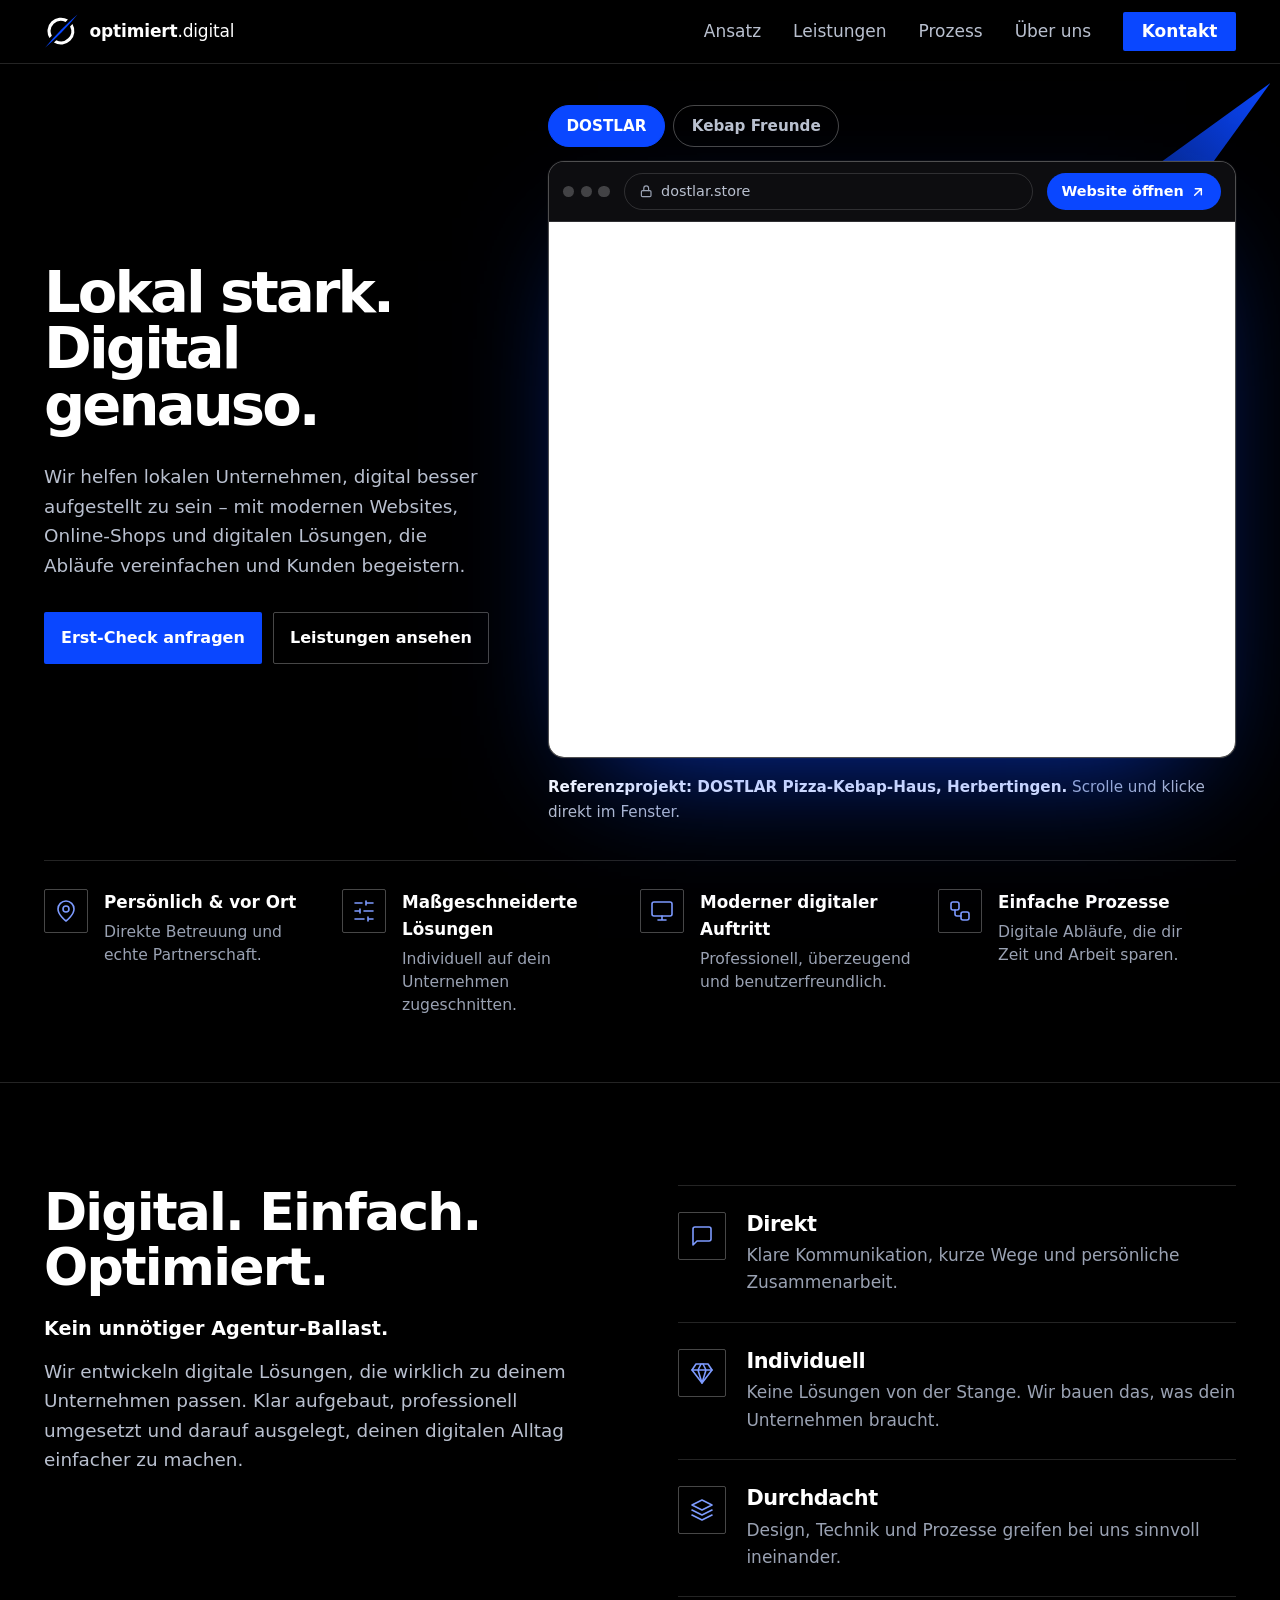
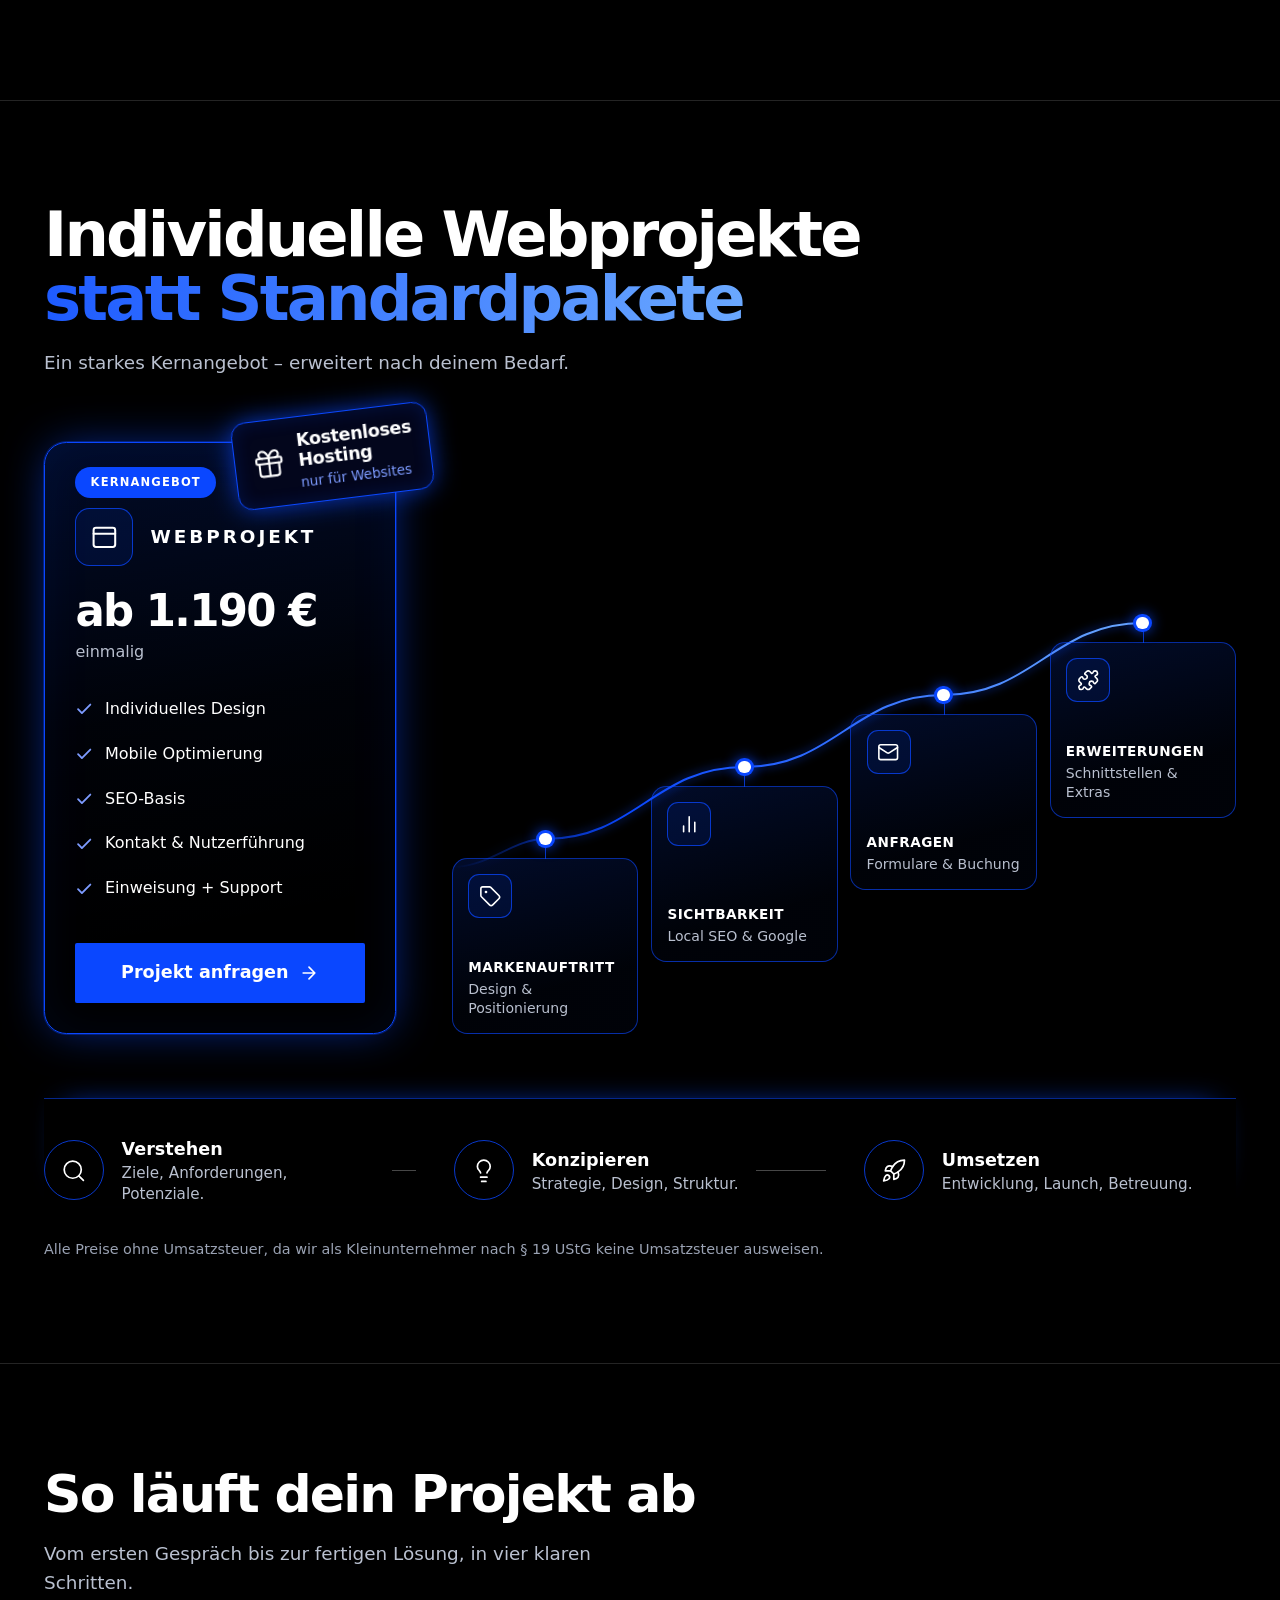
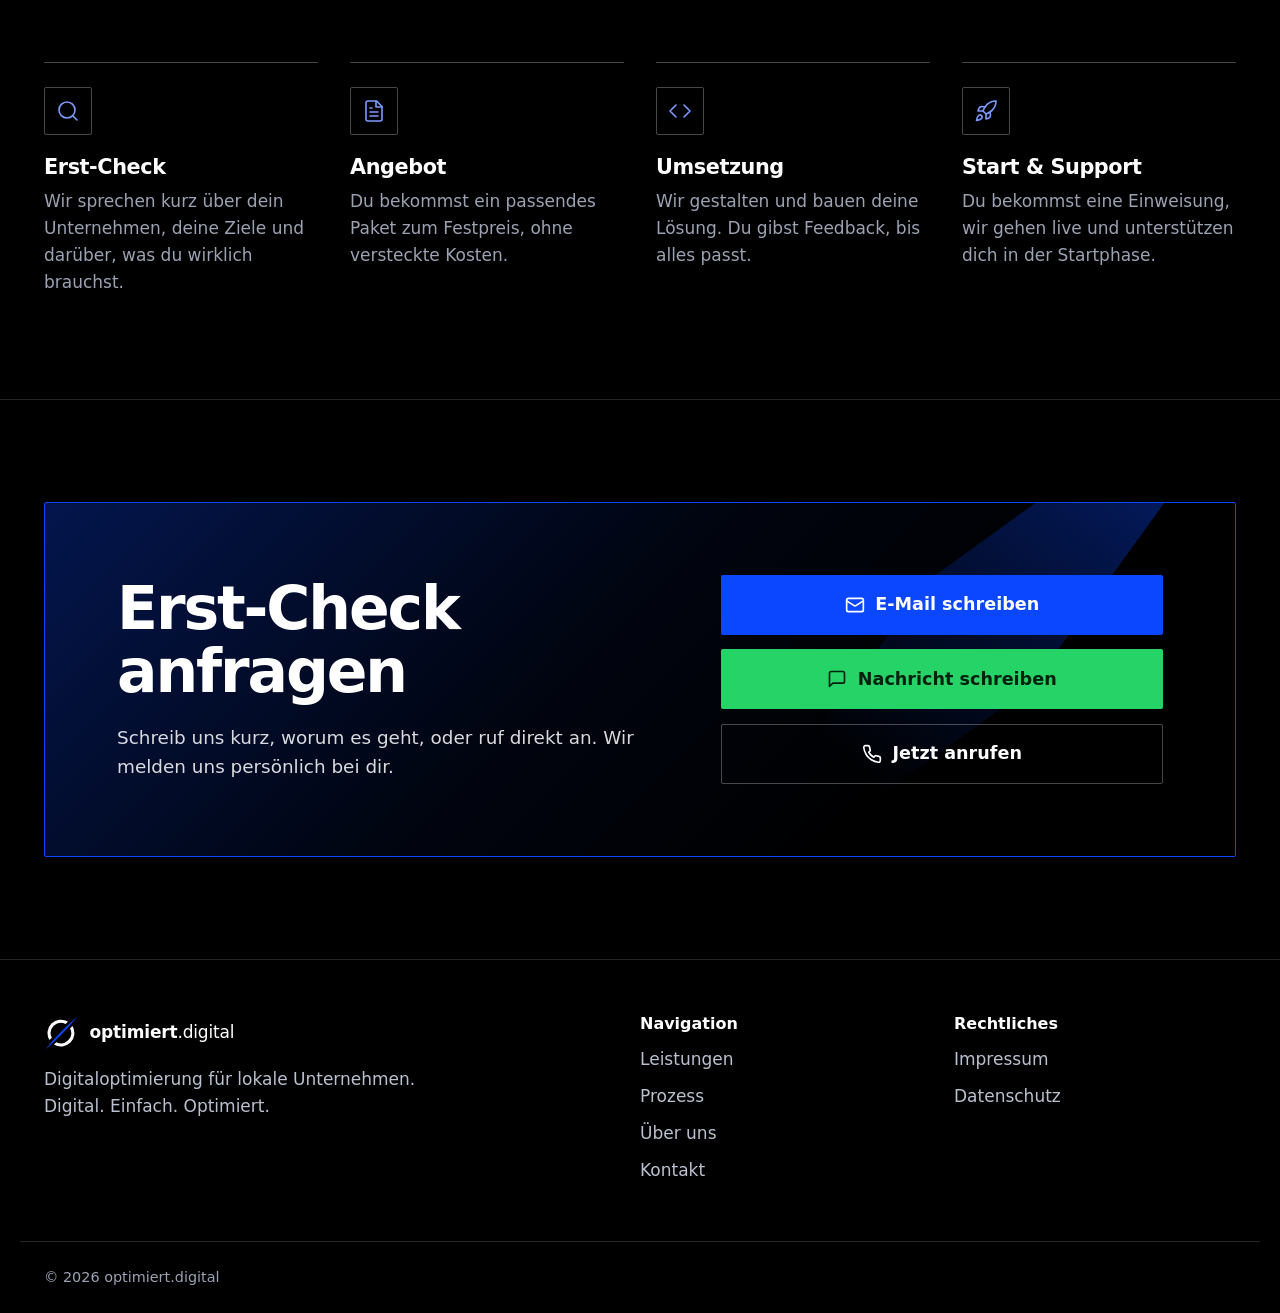
<file: index.html>
<!DOCTYPE html>
<html lang="de">
<head>
  <meta charset="utf-8">
  <meta name="viewport" content="width=device-width, initial-scale=1, viewport-fit=cover">
  <title>optimiert.digital – Digitaloptimierung für lokale Unternehmen</title>
  <meta name="description" content="Moderne Websites, Online-Shops und digitale Lösungen für lokale Unternehmen. Persönlich, individuell und zum Festpreis.">
  <link rel="canonical" href="https://optimiert.digital/">
  <meta name="theme-color" content="#000000">
  <meta name="color-scheme" content="dark">
  <link rel="icon" href="favicon.svg" type="image/svg+xml">

  <meta property="og:type" content="website">
  <meta property="og:site_name" content="optimiert.digital">
  <meta property="og:title" content="optimiert.digital – Lokal stark. Digital genauso.">
  <meta property="og:description" content="Moderne Websites, Online-Shops und digitale Lösungen für lokale Unternehmen.">
  <meta property="og:url" content="https://optimiert.digital/">
  <meta name="twitter:card" content="summary">

  <link rel="stylesheet" href="style.css">

  <script type="application/ld+json">
  {
    "@context": "https://schema.org",
    "@type": "ProfessionalService",
    "name": "optimiert.digital",
    "url": "https://optimiert.digital/",
    "logo": "https://optimiert.digital/favicon.svg",
    "email": "alex@optimiert.digital",
    "telephone": "+491775984619",
    "address": {
      "@type": "PostalAddress",
      "streetAddress": "Kohlplatte 38",
      "postalCode": "88427",
      "addressLocality": "Bad Schussenried",
      "addressCountry": "DE"
    },
    "description": "Digitaloptimierung für lokale Unternehmen: Websites, Online-Shops und digitale Lösungen."
  }
  </script>
</head>
<body>

  <!-- Symbol-Sprite: Logo und Icons (einmal definiert, überall per <use> genutzt) -->
  <svg width="0" height="0" style="position:absolute" aria-hidden="true" focusable="false">
    <symbol id="logo-mark" viewBox="200 170 900 900">
      <path fill="#fff" d="M826.9 316.6A352 352 0 0 0 343.1 800.4L404.8 738.7A268 268 0 0 1 765.2 378.3Z"/>
      <path fill="#fff" d="M943.9 433.6A352 352 0 0 1 460.1 917.4L521.8 855.7A268 268 0 0 0 882.2 495.3Z"/>
      <path fill="#0a47ff" d="M228 1055Q613 581 1077 186Q692 660 228 1055Z"/>
    </symbol>

    <!-- Icons (24×24, Linienstil) -->
    <symbol id="i-pin" viewBox="0 0 24 24"><path d="M20 10c0 6-8 12-8 12s-8-6-8-12a8 8 0 0 1 16 0Z"/><circle cx="12" cy="10" r="3"/></symbol>
    <symbol id="i-sliders" viewBox="0 0 24 24"><path d="M21 4h-7M10 4H3M21 12h-9M8 12H3M21 20h-5M12 20H3M14 2v4M8 10v4M16 18v4"/></symbol>
    <symbol id="i-monitor" viewBox="0 0 24 24"><rect x="2" y="3" width="20" height="14" rx="2"/><path d="M8 21h8M12 17v4"/></symbol>
    <symbol id="i-workflow" viewBox="0 0 24 24"><rect x="3" y="3" width="8" height="8" rx="2"/><path d="M7 11v4a2 2 0 0 0 2 2h4"/><rect x="13" y="13" width="8" height="8" rx="2"/></symbol>
    <symbol id="i-message" viewBox="0 0 24 24"><path d="M21 15a2 2 0 0 1-2 2H7l-4 4V5a2 2 0 0 1 2-2h14a2 2 0 0 1 2 2z"/></symbol>
    <symbol id="i-gem" viewBox="0 0 24 24"><path d="M6 3h12l4 6-10 13L2 9Z"/><path d="M11 3 8 9l4 13 4-13-3-6M2 9h20"/></symbol>
    <symbol id="i-layers" viewBox="0 0 24 24"><path d="M12 2 2 7l10 5 10-5-10-5Z"/><path d="m2 17 10 5 10-5M2 12l10 5 10-5"/></symbol>
    <symbol id="i-globe" viewBox="0 0 24 24"><circle cx="12" cy="12" r="10"/><path d="M12 2a14.5 14.5 0 0 0 0 20 14.5 14.5 0 0 0 0-20M2 12h20"/></symbol>
    <symbol id="i-bag" viewBox="0 0 24 24"><path d="M6 2 3 6v14a2 2 0 0 0 2 2h14a2 2 0 0 0 2-2V6l-3-4Z"/><path d="M3 6h18M16 10a4 4 0 0 1-8 0"/></symbol>
    <symbol id="i-badge" viewBox="0 0 24 24"><path d="M3.85 8.62a4 4 0 0 1 4.78-4.77 4 4 0 0 1 6.74 0 4 4 0 0 1 4.78 4.78 4 4 0 0 1 0 6.74 4 4 0 0 1-4.77 4.78 4 4 0 0 1-6.75 0 4 4 0 0 1-4.78-4.77 4 4 0 0 1 0-6.76Z"/><path d="m9 12 2 2 4-4"/></symbol>
    <symbol id="i-search" viewBox="0 0 24 24"><circle cx="11" cy="11" r="8"/><path d="m21 21-4.3-4.3"/></symbol>
    <symbol id="i-file" viewBox="0 0 24 24"><path d="M14.5 2H6a2 2 0 0 0-2 2v16a2 2 0 0 0 2 2h12a2 2 0 0 0 2-2V7.5L14.5 2z"/><path d="M14 2v6h6M16 13H8M16 17H8M10 9H8"/></symbol>
    <symbol id="i-code" viewBox="0 0 24 24"><path d="m16 18 6-6-6-6M8 6l-6 6 6 6"/></symbol>
    <symbol id="i-rocket" viewBox="0 0 24 24"><path d="M4.5 16.5c-1.5 1.26-2 5-2 5s3.74-.5 5-2c.71-.84.7-2.13-.09-2.91a2.18 2.18 0 0 0-2.91-.09z"/><path d="m12 15-3-3a22 22 0 0 1 2-3.95A12.88 12.88 0 0 1 22 2c0 2.72-.78 7.5-6 11a22.35 22.35 0 0 1-4 2z"/><path d="M9 12H4s.55-3.03 2-4c1.62-1.08 5 0 5 0M12 15v5s3.03-.55 4-2c1.08-1.62 0-5 0-5"/></symbol>
    <symbol id="i-check" viewBox="0 0 24 24"><path d="M20 6 9 17l-5-5"/></symbol>
    <symbol id="i-mail" viewBox="0 0 24 24"><rect x="2" y="4" width="20" height="16" rx="2"/><path d="m22 7-8.97 5.7a1.94 1.94 0 0 1-2.06 0L2 7"/></symbol>
    <symbol id="i-phone" viewBox="0 0 24 24"><path d="M22 16.92v3a2 2 0 0 1-2.18 2 19.79 19.79 0 0 1-8.63-3.07 19.5 19.5 0 0 1-6-6 19.79 19.79 0 0 1-3.07-8.67A2 2 0 0 1 4.11 2h3a2 2 0 0 1 2 1.72c.127.96.361 1.903.7 2.81a2 2 0 0 1-.45 2.11L8.09 9.91a16 16 0 0 0 6 6l1.27-1.27a2 2 0 0 1 2.11-.45c.907.339 1.85.573 2.81.7A2 2 0 0 1 22 16.92z"/></symbol>
    <symbol id="i-lock" viewBox="0 0 24 24"><rect x="4" y="11" width="16" height="10" rx="2"/><path d="M8 11V7a4 4 0 0 1 8 0v4"/></symbol>
    <symbol id="i-gift" viewBox="0 0 24 24"><rect x="3" y="8" width="18" height="4" rx="1"/><path d="M12 8v13M19 12v7a2 2 0 0 1-2 2H7a2 2 0 0 1-2-2v-7M7.5 8a2.5 2.5 0 0 1 0-5C11 3 12 8 12 8s1-5 4.5-5a2.5 2.5 0 0 1 0 5"/></symbol>
    <symbol id="i-tag" viewBox="0 0 24 24"><path d="M12.586 2.586A2 2 0 0 0 11.172 2H4a2 2 0 0 0-2 2v7.172a2 2 0 0 0 .586 1.414l8.704 8.704a2.426 2.426 0 0 0 3.42 0l6.58-6.58a2.426 2.426 0 0 0 0-3.42z"/><circle cx="7.5" cy="7.5" r=".6" fill="currentColor"/></symbol>
    <symbol id="i-chart" viewBox="0 0 24 24"><path d="M18 20V10M12 20V4M6 20v-6"/></symbol>
    <symbol id="i-puzzle" viewBox="0 0 24 24"><path d="M15.39 4.39a1 1 0 0 0 1.68-.474 2.5 2.5 0 1 1 3.014 3.015 1 1 0 0 0-.474 1.68l1.683 1.682a2.414 2.414 0 0 1 0 3.414L19.61 15.39a1 1 0 0 1-1.68-.474 2.5 2.5 0 1 0-3.014 3.015 1 1 0 0 1 .474 1.68l-1.683 1.682a2.414 2.414 0 0 1-3.414 0L8.61 19.61a1 1 0 0 0-1.68.474 2.5 2.5 0 1 1-3.014-3.015 1 1 0 0 0 .474-1.68l-1.683-1.682a2.414 2.414 0 0 1 0-3.414L4.39 8.61a1 1 0 0 1 1.68.474 2.5 2.5 0 1 0 3.014-3.015 1 1 0 0 1-.474-1.68l1.683-1.682a2.414 2.414 0 0 1 3.414 0z"/></symbol>
    <symbol id="i-bulb" viewBox="0 0 24 24"><path d="M15 14c.2-1 .7-1.7 1.5-2.5 1-.9 1.5-2.2 1.5-3.5A6 6 0 0 0 6 8c0 1 .2 2.2 1.5 3.5.7.7 1.3 1.5 1.5 2.5M9 18h6M10 22h4"/></symbol>
    <symbol id="i-arrow-r" viewBox="0 0 24 24"><path d="M5 12h14M12 5l7 7-7 7"/></symbol>
    <symbol id="i-browser" viewBox="0 0 24 24"><rect x="3" y="4" width="18" height="16" rx="2"/><path d="M3 9h18"/></symbol>
    <symbol id="i-arrow-ur" viewBox="0 0 24 24"><path d="M7 17 17 7M8 7h9v9"/></symbol>
  </svg>

  <a class="skip" href="#inhalt">Direkt zum Inhalt</a>

  <header class="site-header">
    <div class="wrap bar">
      <a class="brand" href="#top" aria-label="optimiert.digital, zum Seitenanfang">
        <svg class="logo-mark" aria-hidden="true"><use href="#logo-mark"/></svg>
        <span class="wordmark"><b>optimiert</b>.digital</span>
      </a>

      <nav id="nav" class="nav" aria-label="Hauptnavigation">
        <a href="#ansatz">Ansatz</a>
        <a href="#leistungen">Leistungen</a>
        <a href="#prozess">Prozess</a>
        <a href="ueber-uns.html">Über uns</a>
        <a class="btn btn-primary btn-small" href="#kontakt">Kontakt</a>
      </nav>
    </div>
  </header>

  <main id="inhalt">
    <!-- HERO -->
    <section class="hero" id="top">
      <div class="wrap hero-grid">
        <div class="hero-head">
          <h1>Lokal stark.<br>Digital genauso.</h1>
        <div class="hero-side">
          <p class="lead">Wir helfen lokalen Unternehmen, digital besser aufgestellt zu sein – mit modernen Websites, Online-Shops und digitalen Lösungen, die Abläufe vereinfachen und Kunden begeistern.</p>
          <div class="actions">
            <a class="btn btn-primary" href="#kontakt">Erst-Check anfragen</a>
            <a class="btn btn-outline" href="#leistungen">Leistungen ansehen</a>
          </div>
        </div>
        </div>

        <!-- Referenzprojekt: echte Website im Browser-Fenster, scroll- und klickbar -->
        <div class="showcase">
          <span class="blade" aria-hidden="true"></span>
          <div class="ref-tabs" role="group" aria-label="Referenzprojekt wählen">
            <button class="ref-tab" type="button" aria-pressed="true" data-url="https://dostlar.store/" data-host="dostlar.store" data-name="DOSTLAR Pizza-Kebap-Haus" data-place="Herbertingen">DOSTLAR</button>
            <button class="ref-tab" type="button" aria-pressed="false" data-url="https://kebapfreunde.de/" data-host="kebapfreunde.de" data-name="Kebap Freunde" data-place="Aulendorf">Kebap Freunde</button>
          </div>
          <div class="window">
            <div class="window-bar">
              <span class="dots" aria-hidden="true"><i></i><i></i><i></i></span>
              <span class="url"><svg class="icon" aria-hidden="true"><use href="#i-lock"/></svg><span id="ref-host">dostlar.store</span></span>
              <a class="open" id="ref-open" href="https://dostlar.store/" target="_blank" rel="noopener">Website öffnen<svg class="icon" aria-hidden="true"><use href="#i-arrow-ur"/></svg></a>
            </div>
            <div class="window-body" id="frame-wrap">
              <iframe id="frame" src="https://dostlar.store/" title="Referenzprojekt: Website von DOSTLAR Pizza-Kebap-Haus" loading="lazy" referrerpolicy="no-referrer" sandbox="allow-scripts allow-same-origin allow-popups allow-popups-to-escape-sandbox allow-forms allow-top-navigation-by-user-activation"></iframe>
              <button class="activate" type="button"><span>Tippen zum Erkunden</span></button>
            </div>
          </div>
          <div class="showcase-meta">
            <p><strong id="ref-title">Referenzprojekt: DOSTLAR Pizza-Kebap-Haus, Herbertingen.</strong> Scrolle und klicke direkt im Fenster.</p>
            <a class="btn btn-primary" id="ref-open2" href="https://dostlar.store/" target="_blank" rel="noopener">Website öffnen<svg class="icon" aria-hidden="true"><use href="#i-arrow-ur"/></svg></a>
          </div>
        </div>

        <ul class="usp">
          <li>
            <span class="ico"><svg class="icon" aria-hidden="true"><use href="#i-pin"/></svg></span>
            <div>
              <strong>Persönlich &amp; vor Ort</strong>
              <span>Direkte Betreuung und echte Partnerschaft.</span>
            </div>
          </li>
          <li>
            <span class="ico"><svg class="icon" aria-hidden="true"><use href="#i-sliders"/></svg></span>
            <div>
              <strong>Maßgeschneiderte Lösungen</strong>
              <span>Individuell auf dein Unternehmen zugeschnitten.</span>
            </div>
          </li>
          <li>
            <span class="ico"><svg class="icon" aria-hidden="true"><use href="#i-monitor"/></svg></span>
            <div>
              <strong>Moderner digitaler Auftritt</strong>
              <span>Professionell, überzeugend und benutzerfreundlich.</span>
            </div>
          </li>
          <li>
            <span class="ico"><svg class="icon" aria-hidden="true"><use href="#i-workflow"/></svg></span>
            <div>
              <strong>Einfache Prozesse</strong>
              <span>Digitale Abläufe, die dir Zeit und Arbeit sparen.</span>
            </div>
          </li>
        </ul>
      </div>
    </section>

    <!-- ANSATZ -->
    <section class="section" id="ansatz">
      <div class="wrap split">
        <div>
          <h2>Digital. Einfach. Optimiert.</h2>
          <p class="sub">Kein unnötiger Agentur-Ballast.</p>
          <p class="body-lg">Wir entwickeln digitale Lösungen, die wirklich zu deinem Unternehmen passen. Klar aufgebaut, professionell umgesetzt und darauf ausgelegt, deinen digitalen Alltag einfacher zu machen.</p>
        </div>

        <ul class="principles">
          <li>
            <span class="ico"><svg class="icon" aria-hidden="true"><use href="#i-message"/></svg></span>
            <div>
              <h3>Direkt</h3>
              <p>Klare Kommunikation, kurze Wege und persönliche Zusammenarbeit.</p>
            </div>
          </li>
          <li>
            <span class="ico"><svg class="icon" aria-hidden="true"><use href="#i-gem"/></svg></span>
            <div>
              <h3>Individuell</h3>
              <p>Keine Lösungen von der Stange. Wir bauen das, was dein Unternehmen braucht.</p>
            </div>
          </li>
          <li>
            <span class="ico"><svg class="icon" aria-hidden="true"><use href="#i-layers"/></svg></span>
            <div>
              <h3>Durchdacht</h3>
              <p>Design, Technik und Prozesse greifen bei uns sinnvoll ineinander.</p>
            </div>
          </li>
        </ul>
      </div>
    </section>

    <!-- LEISTUNGEN -->
    <section class="section" id="leistungen">
      <div class="wrap">
        <div class="section-head section-head-wide">
          <h2>Individuelle Webprojekte <span class="grad">statt Standardpakete</span></h2>
          <p class="body-lg">Ein starkes Kernangebot – erweitert nach deinem Bedarf.</p>
        </div>

        <div class="offer">
          <article class="core">
            <div class="hosting-badge">
              <svg class="icon" aria-hidden="true"><use href="#i-gift"/></svg>
              <span><strong>Kostenloses Hosting</strong><em>nur für Websites</em></span>
            </div>
            <span class="core-flag">Kernangebot</span>
            <div class="core-head">
              <span class="mod-ico mod-ico-lg"><svg class="icon" aria-hidden="true"><use href="#i-browser"/></svg></span>
              <h3>WEBPROJEKT</h3>
            </div>
            <p class="price">ab 1.190 €<span>einmalig</span></p>
            <ul class="checks">
              <li><svg class="icon" aria-hidden="true"><use href="#i-check"/></svg>Individuelles Design</li>
              <li><svg class="icon" aria-hidden="true"><use href="#i-check"/></svg>Mobile Optimierung</li>
              <li><svg class="icon" aria-hidden="true"><use href="#i-check"/></svg>SEO-Basis</li>
              <li><svg class="icon" aria-hidden="true"><use href="#i-check"/></svg>Kontakt &amp; Nutzerführung</li>
              <li><svg class="icon" aria-hidden="true"><use href="#i-check"/></svg>Einweisung + Support</li>
            </ul>
            <a class="btn btn-primary btn-xl" href="https://wa.me/491775984619?text=Hallo%20Alex%2C%20ich%20interessiere%20mich%20f%C3%BCr%20ein%20Webprojekt." target="_blank" rel="noopener">Projekt anfragen<svg class="icon" aria-hidden="true"><use href="#i-arrow-r"/></svg></a>
          </article>

          <div class="modules-wrap">
            <div class="modules">
              <svg class="modules-line" aria-hidden="true" focusable="false">
                <defs>
                  <linearGradient id="line-grad" x1="0" y1="0" x2="1" y2="0">
                    <stop offset="0" stop-color="#0a47ff" stop-opacity="0"/>
                    <stop offset=".25" stop-color="#0a47ff"/>
                    <stop offset="1" stop-color="#6aa8ff"/>
                  </linearGradient>
                </defs>
                <path id="modules-path" d="" fill="none" stroke="url(#line-grad)" stroke-width="2"/>
              </svg>
            <ul class="module-list" aria-label="Erweiterungen nach deinem Bedarf">
            <li class="module" style="--i:0">
              <span class="module-dot" aria-hidden="true"></span>
              <span class="mod-ico"><svg class="icon" aria-hidden="true"><use href="#i-tag"/></svg></span>
              <div>
                <h3>Markenauftritt</h3>
                <p>Design &amp; Positionierung</p>
              </div>
            </li>
            <li class="module" style="--i:1">
              <span class="module-dot" aria-hidden="true"></span>
              <span class="mod-ico"><svg class="icon" aria-hidden="true"><use href="#i-chart"/></svg></span>
              <div>
                <h3>Sichtbarkeit</h3>
                <p>Local SEO &amp; Google</p>
              </div>
            </li>
            <li class="module" style="--i:2">
              <span class="module-dot" aria-hidden="true"></span>
              <span class="mod-ico"><svg class="icon" aria-hidden="true"><use href="#i-mail"/></svg></span>
              <div>
                <h3>Anfragen</h3>
                <p>Formulare &amp; Buchung</p>
              </div>
            </li>
            <li class="module" style="--i:3">
              <span class="module-dot" aria-hidden="true"></span>
              <span class="mod-ico"><svg class="icon" aria-hidden="true"><use href="#i-puzzle"/></svg></span>
              <div>
                <h3>Erweiterungen</h3>
                <p>Schnittstellen &amp; Extras</p>
              </div>
            </li>
            </ul>
            </div>
          </div>
        </div>

        <ul class="flow">
          <li>
            <span class="flow-ico"><svg class="icon" aria-hidden="true"><use href="#i-search"/></svg></span>
            <div>
              <strong>Verstehen</strong>
              <span>Ziele, Anforderungen, Potenziale.</span>
            </div>
          </li>
          <li>
            <span class="flow-ico"><svg class="icon" aria-hidden="true"><use href="#i-bulb"/></svg></span>
            <div>
              <strong>Konzipieren</strong>
              <span>Strategie, Design, Struktur.</span>
            </div>
          </li>
          <li>
            <span class="flow-ico"><svg class="icon" aria-hidden="true"><use href="#i-rocket"/></svg></span>
            <div>
              <strong>Umsetzen</strong>
              <span>Entwicklung, Launch, Betreuung.</span>
            </div>
          </li>
        </ul>

        <p class="price-note">Alle Preise ohne Umsatzsteuer, da wir als Kleinunternehmer nach § 19 UStG keine Umsatzsteuer ausweisen.</p>
      </div>
    </section>

    <!-- PROZESS -->
    <section class="section" id="prozess">
      <div class="wrap">
        <div class="section-head">
          <h2>So läuft dein Projekt ab</h2>
          <p class="body-lg">Vom ersten Gespräch bis zur fertigen Lösung, in vier klaren Schritten.</p>
        </div>
        <!-- TODO: Text an deinen echten Ablauf anpassen -->
        <ol class="process">
          <li>
            <span class="ico"><svg class="icon" aria-hidden="true"><use href="#i-search"/></svg></span>
            <h3>Erst-Check</h3>
            <p>Wir sprechen kurz über dein Unternehmen, deine Ziele und darüber, was du wirklich brauchst.</p>
          </li>
          <li>
            <span class="ico"><svg class="icon" aria-hidden="true"><use href="#i-file"/></svg></span>
            <h3>Angebot</h3>
            <p>Du bekommst ein passendes Paket zum Festpreis, ohne versteckte Kosten.</p>
          </li>
          <li>
            <span class="ico"><svg class="icon" aria-hidden="true"><use href="#i-code"/></svg></span>
            <h3>Umsetzung</h3>
            <p>Wir gestalten und bauen deine Lösung. Du gibst Feedback, bis alles passt.</p>
          </li>
          <li>
            <span class="ico"><svg class="icon" aria-hidden="true"><use href="#i-rocket"/></svg></span>
            <h3>Start &amp; Support</h3>
            <p>Du bekommst eine Einweisung, wir gehen live und unterstützen dich in der Startphase.</p>
          </li>
        </ol>
      </div>
    </section>

    <!-- KONTAKT -->
    <section class="section" id="kontakt">
      <div class="wrap">
        <div class="cta">
          <span class="cta-blade" aria-hidden="true"></span>
          <div class="cta-copy">
            <h2>Erst-Check anfragen</h2>
            <p class="body-lg">Schreib uns kurz, worum es geht, oder ruf direkt an. Wir melden uns persönlich bei dir.</p>
          </div>
          <div class="cta-actions">
            <a class="btn btn-primary btn-xl" href="mailto:alex@optimiert.digital?subject=Erst-Check%20anfragen&amp;body=Hallo%20Alex%2C%0A%0Aich%20interessiere%20mich%20f%C3%BCr%20einen%20Erst-Check.%0A%0AUnternehmen%3A%20%0AWebsite%3A%20%0AWorum%20geht%27s%3A%20%0A%0AViele%20Gr%C3%BC%C3%9Fe">
              <svg class="icon" aria-hidden="true"><use href="#i-mail"/></svg>E-Mail schreiben
            </a>
            <a class="btn btn-wa btn-xl" href="https://wa.me/491775984619?text=Hallo%20Alex%2C%20ich%20m%C3%B6chte%20einen%20Erst-Check%20anfragen." target="_blank" rel="noopener">
              <svg class="icon" aria-hidden="true"><use href="#i-message"/></svg>Nachricht schreiben
            </a>
            <a class="btn btn-outline btn-xl" href="tel:+491775984619">
              <svg class="icon" aria-hidden="true"><use href="#i-phone"/></svg>Jetzt anrufen
            </a>
          </div>
        </div>
      </div>
    </section>
  </main>

  <footer class="site-footer">
    <div class="wrap footer-grid">
      <div>
        <a class="brand brand-footer" href="#top" aria-label="optimiert.digital, zum Seitenanfang">
          <svg class="logo-mark" aria-hidden="true"><use href="#logo-mark"/></svg>
          <span class="wordmark"><b>optimiert</b>.digital</span>
        </a>
        <p class="muted-light">Digitaloptimierung für lokale Unternehmen.<br>Digital. Einfach. Optimiert.</p>
      </div>
      <nav aria-label="Seitennavigation">
        <h2 class="footer-title">Navigation</h2>
        <ul>
          <li><a href="#leistungen">Leistungen</a></li>
          <li><a href="#prozess">Prozess</a></li>
          <li><a href="ueber-uns.html">Über uns</a></li>
          <li><a href="#kontakt">Kontakt</a></li>
        </ul>
      </nav>
      <nav aria-label="Rechtliches">
        <h2 class="footer-title">Rechtliches</h2>
        <ul>
          <li><a href="impressum.html">Impressum</a></li>
          <li><a href="datenschutz.html">Datenschutz</a></li>
        </ul>
      </nav>
    </div>
    <div class="wrap copyright">© 2026 optimiert.digital</div>
  </footer>

  <!-- Schnellzugriff für Handys -->
  <div class="dock" id="dock">
    <a class="btn btn-outline" href="tel:+491775984619"><svg class="icon" aria-hidden="true"><use href="#i-phone"/></svg>Anrufen</a>
    <a class="btn btn-primary" href="mailto:alex@optimiert.digital?subject=Erst-Check%20anfragen"><svg class="icon" aria-hidden="true"><use href="#i-mail"/></svg>E-Mail</a>
  </div>

  <script src="script.js"></script>
</body>
</html>
</file>
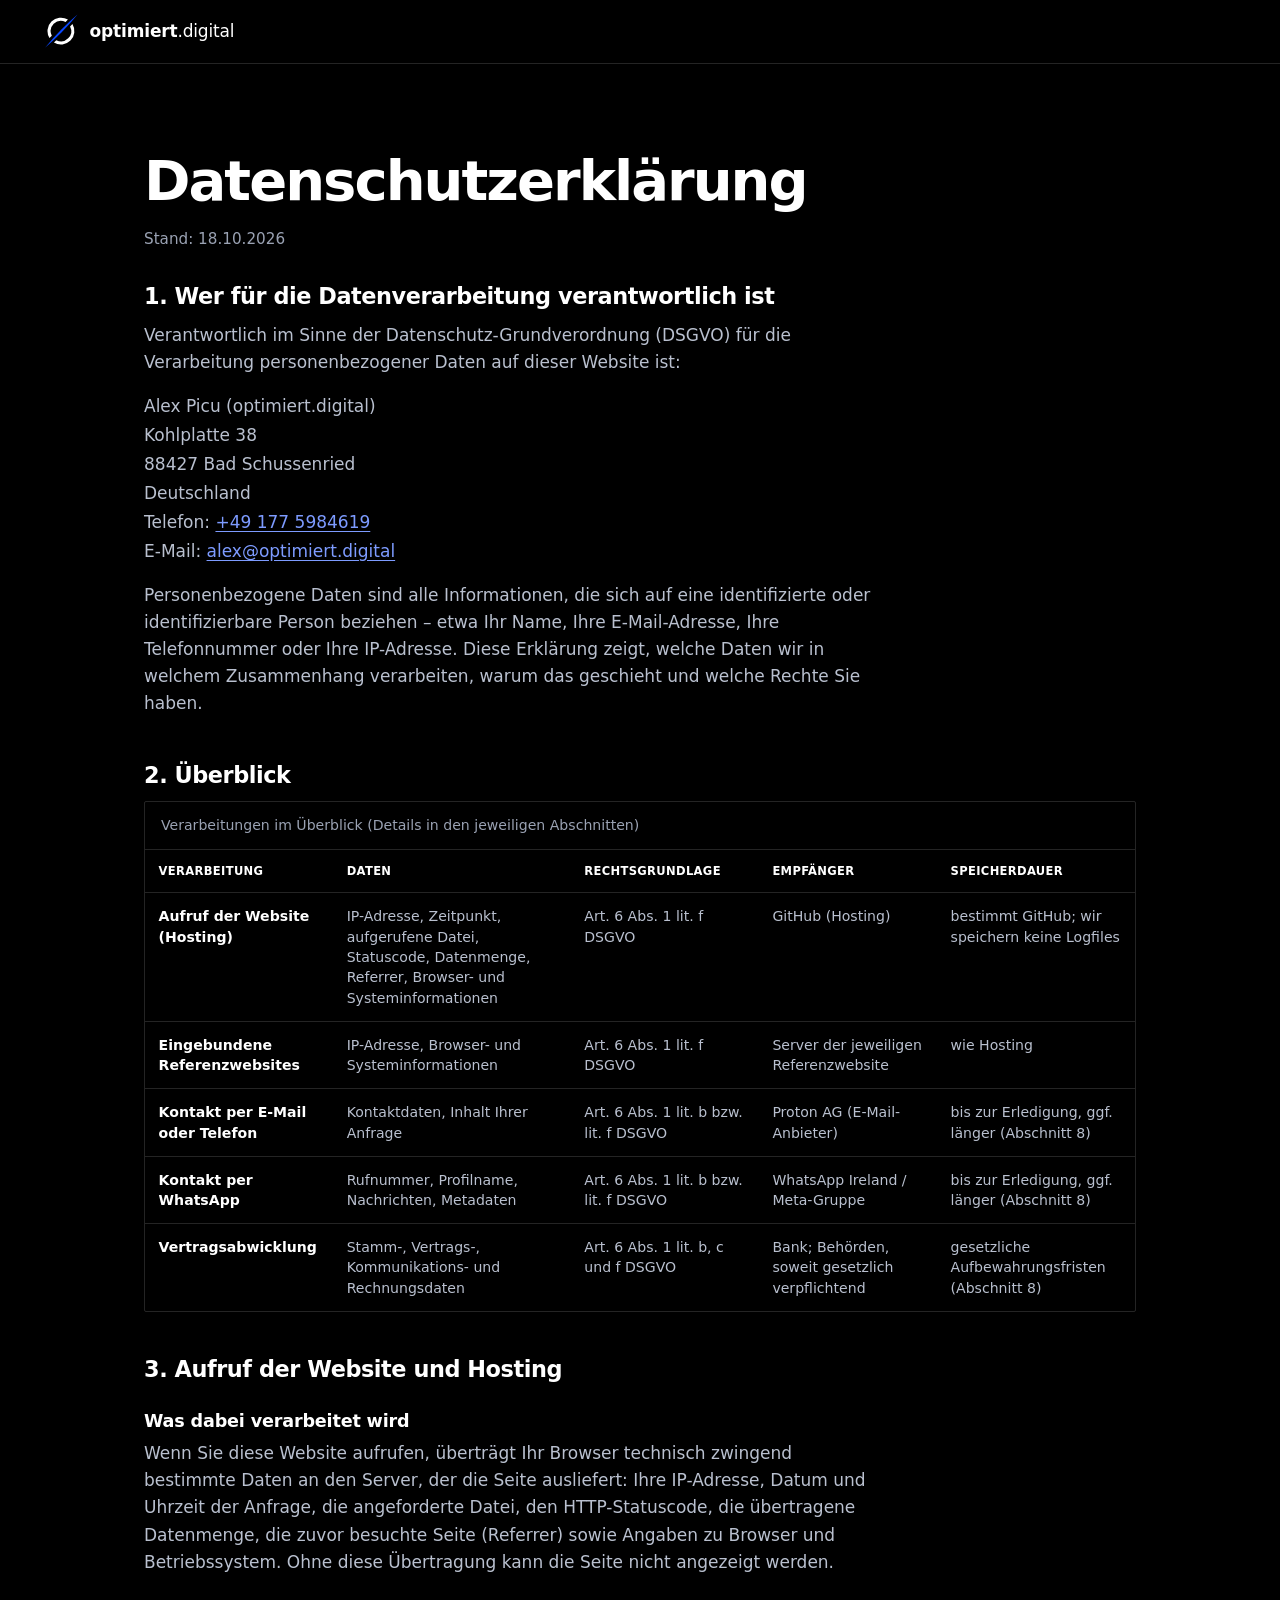
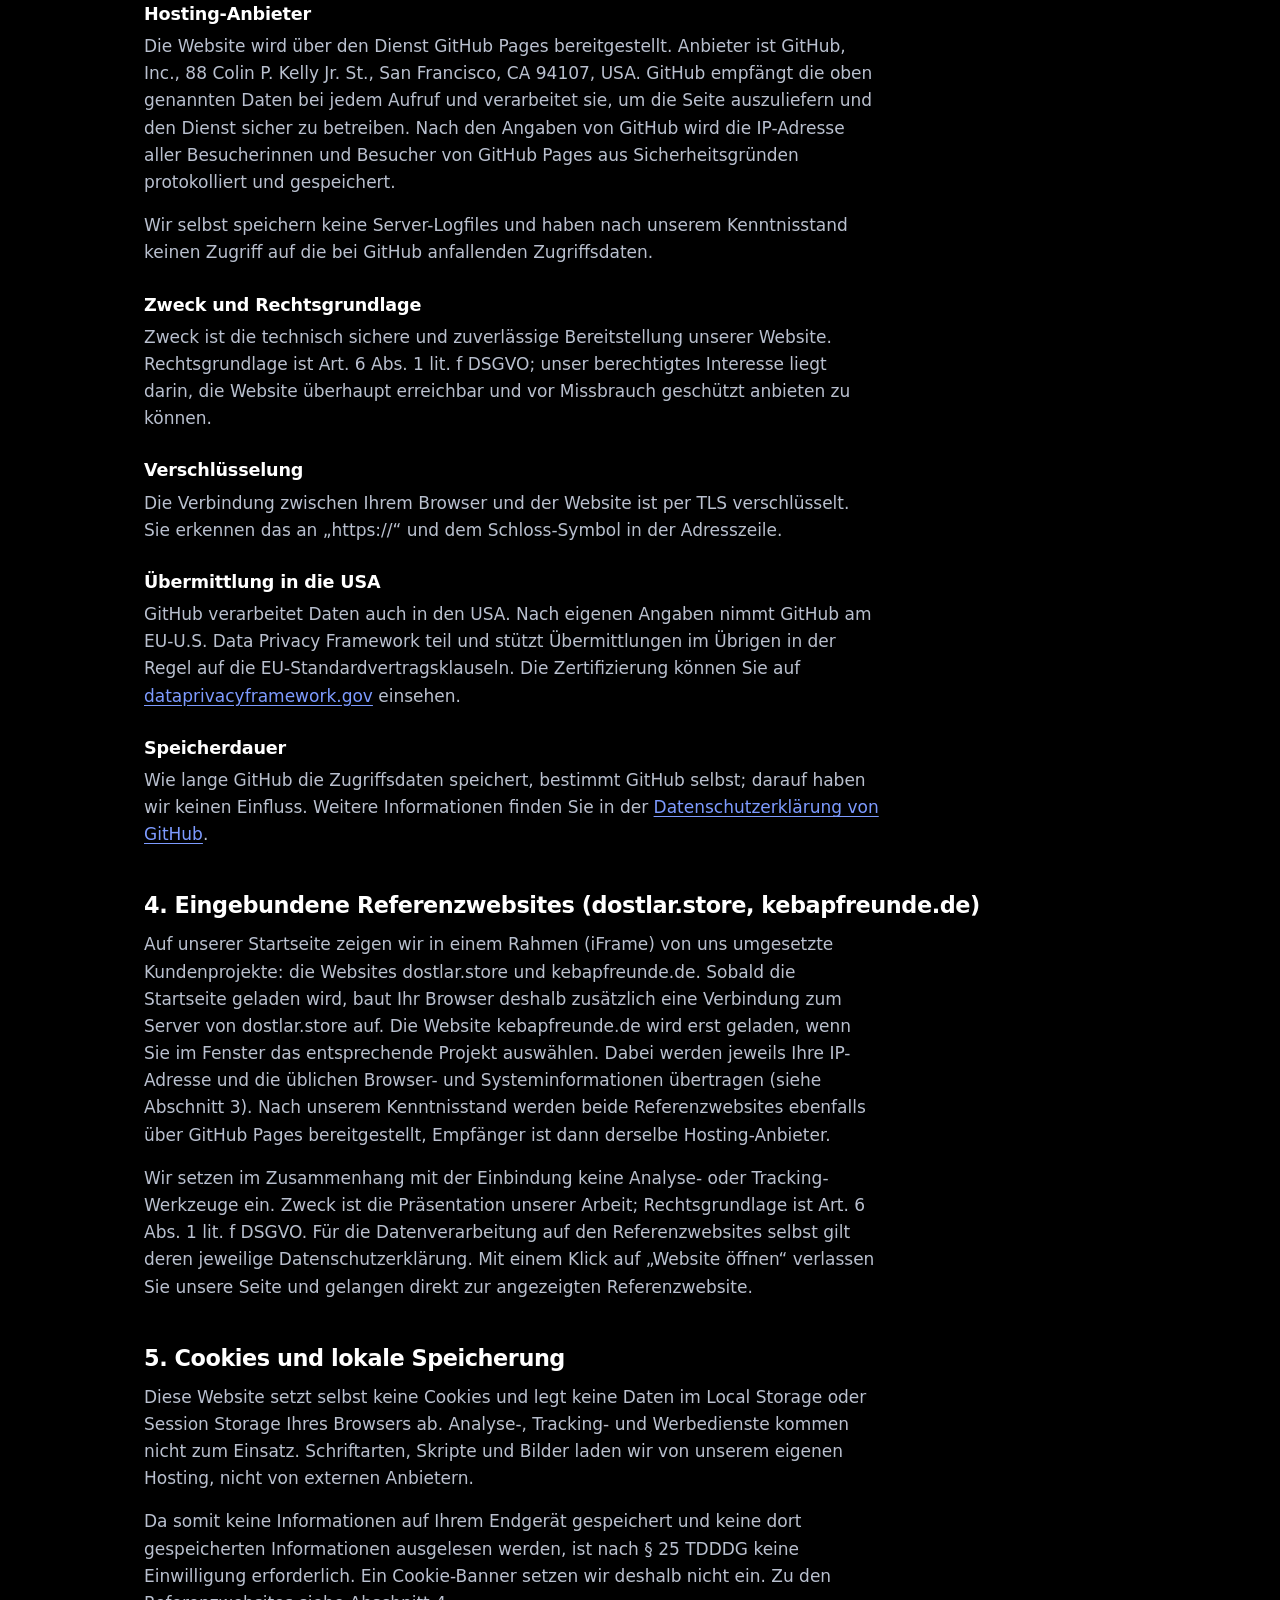
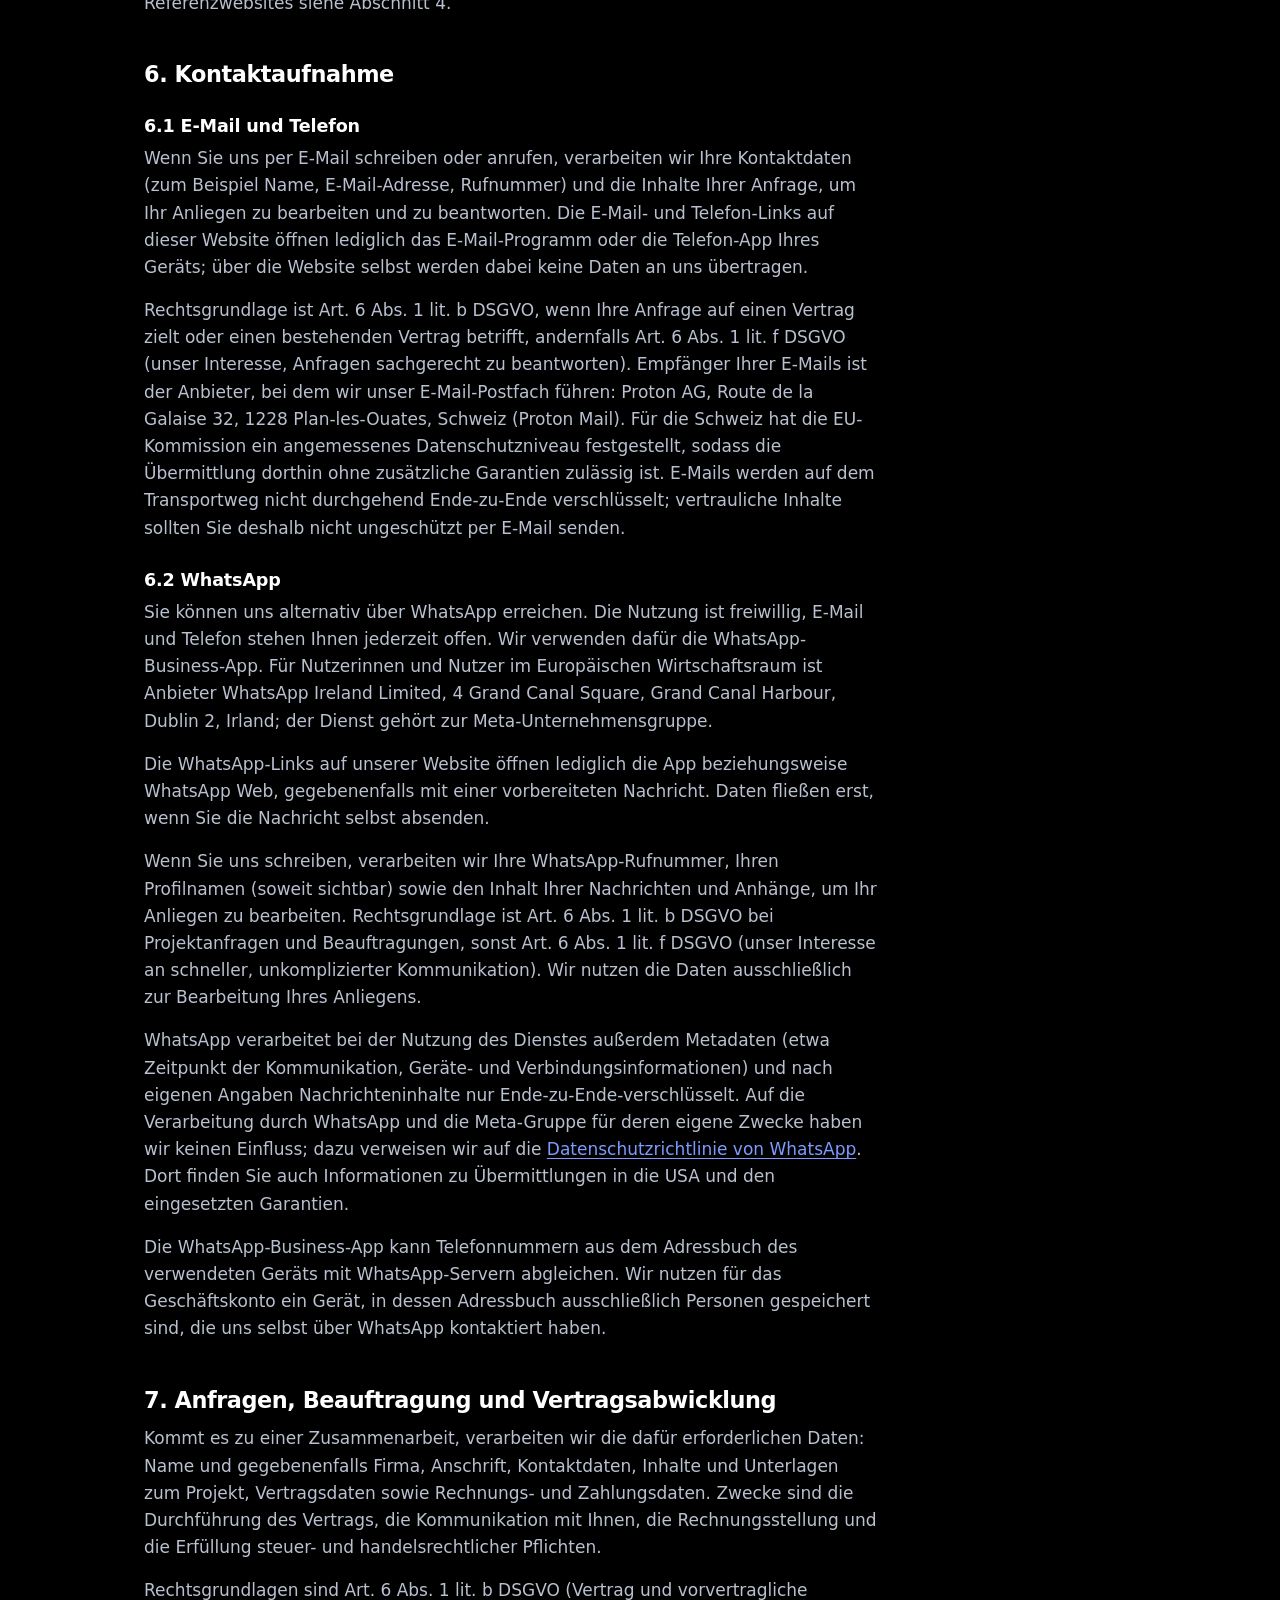
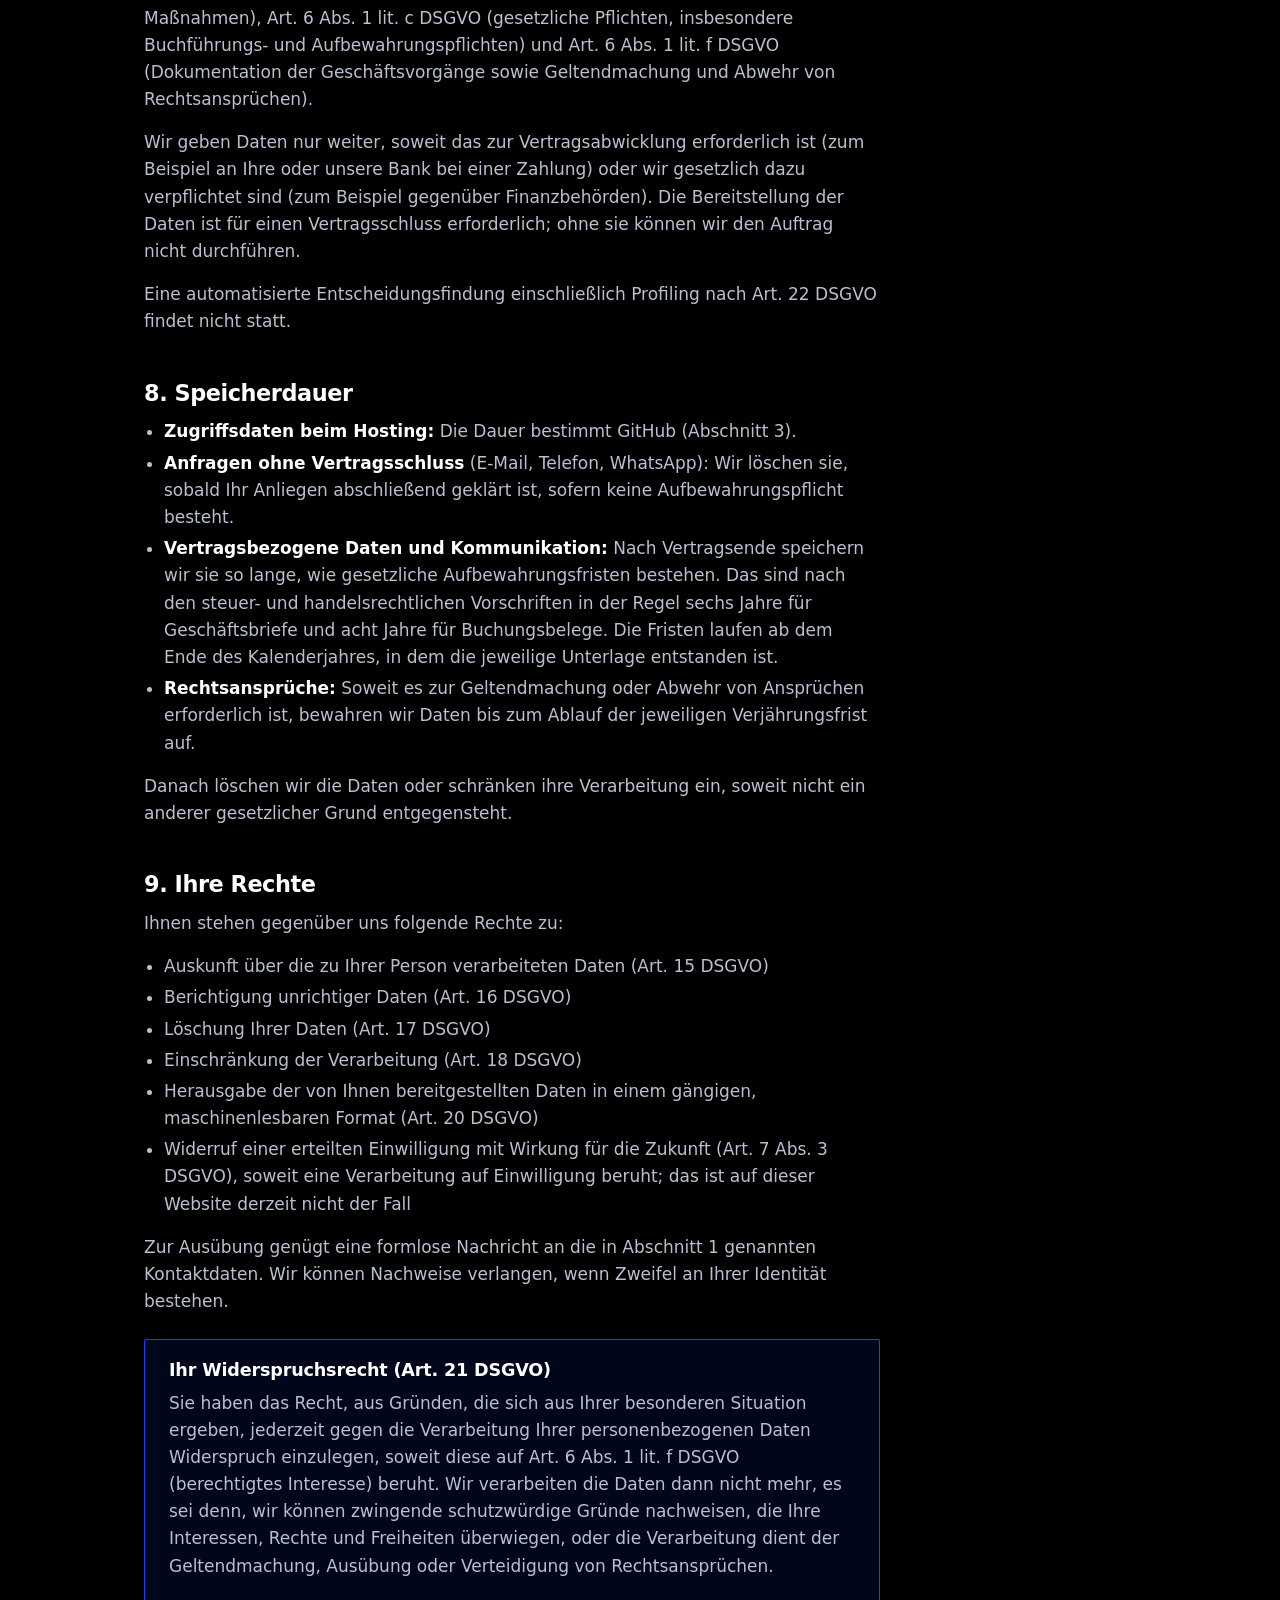
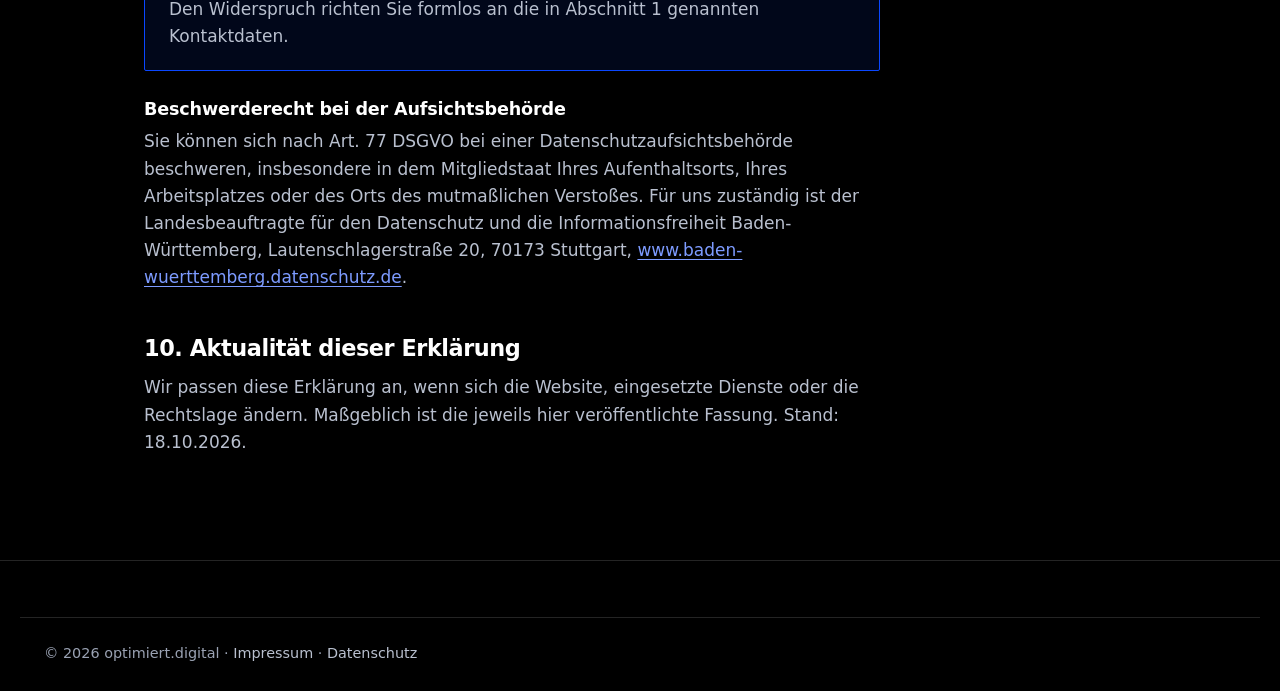
<file: datenschutz.html>
<!DOCTYPE html>
<html lang="de">
<head>
  <meta charset="utf-8">
  <meta name="viewport" content="width=device-width, initial-scale=1, viewport-fit=cover">
  <title>Datenschutzerklärung – optimiert.digital</title>
  <meta name="description" content="Informationen zur Verarbeitung personenbezogener Daten auf optimiert.digital nach Art. 13 DSGVO.">
  <link rel="canonical" href="https://optimiert.digital/datenschutz.html">
  <meta name="theme-color" content="#000000">
  <meta name="color-scheme" content="dark">
  <link rel="icon" href="favicon.svg" type="image/svg+xml">
  <link rel="stylesheet" href="style.css">
</head>
<body>
  <svg width="0" height="0" style="position:absolute" aria-hidden="true" focusable="false">
    <symbol id="logo-mark" viewBox="200 170 900 900">
      <path fill="#fff" d="M826.9 316.6A352 352 0 0 0 343.1 800.4L404.8 738.7A268 268 0 0 1 765.2 378.3Z"/>
      <path fill="#fff" d="M943.9 433.6A352 352 0 0 1 460.1 917.4L521.8 855.7A268 268 0 0 0 882.2 495.3Z"/>
      <path fill="#0a47ff" d="M228 1055Q613 581 1077 186Q692 660 228 1055Z"/>
    </symbol>
  </svg>

  <a class="skip" href="#inhalt">Zum Inhalt springen</a>

  <header class="site-header">
    <div class="wrap bar">
      <a class="brand" href="index.html" aria-label="optimiert.digital, zur Startseite">
        <svg class="logo-mark" aria-hidden="true"><use href="#logo-mark"/></svg>
        <span class="wordmark"><b>optimiert</b>.digital</span>
      </a>
    </div>
  </header>

  <main class="legal" id="inhalt">
    <div class="wrap">
        <h1>Datenschutzerklärung</h1>
        <p class="meta">Stand: 18.10.2026</p>

        <section aria-labelledby="verantwortlicher">
          <h2 id="verantwortlicher">1. Wer für die Datenverarbeitung verantwortlich ist</h2>
          <p>Verantwortlich im Sinne der Datenschutz-Grundverordnung (DSGVO) für die Verarbeitung personenbezogener Daten auf dieser Website ist:</p>
          <address>
            Alex Picu (optimiert.digital)<br>
            Kohlplatte 38<br>
            88427 Bad Schussenried<br>
            Deutschland<br>
            Telefon: <a href="tel:+491775984619">+49 177 5984619</a><br>
            E-Mail: <a href="mailto:alex@optimiert.digital">alex@optimiert.digital</a>
          </address>
          <p>Personenbezogene Daten sind alle Informationen, die sich auf eine identifizierte oder identifizierbare Person beziehen – etwa Ihr Name, Ihre E-Mail-Adresse, Ihre Telefonnummer oder Ihre IP-Adresse. Diese Erklärung zeigt, welche Daten wir in welchem Zusammenhang verarbeiten, warum das geschieht und welche Rechte Sie haben.</p>
        </section>

        <section aria-labelledby="ueberblick">
          <h2 id="ueberblick">2. Überblick</h2>
          <div class="table-wrap">
            <table>
              <caption>Verarbeitungen im Überblick (Details in den jeweiligen Abschnitten)</caption>
              <thead>
                <tr>
                  <th scope="col">Verarbeitung</th>
                  <th scope="col">Daten</th>
                  <th scope="col">Rechtsgrundlage</th>
                  <th scope="col">Empfänger</th>
                  <th scope="col">Speicherdauer</th>
                </tr>
              </thead>
              <tbody>
                <tr>
                  <th scope="row" data-label="Verarbeitung">Aufruf der Website (Hosting)</th>
                  <td data-label="Daten">IP-Adresse, Zeitpunkt, aufgerufene Datei, Statuscode, Datenmenge, Referrer, Browser- und Systeminformationen</td>
                  <td data-label="Rechtsgrundlage">Art. 6 Abs. 1 lit. f DSGVO</td>
                  <td data-label="Empfänger">GitHub (Hosting)</td>
                  <td data-label="Speicherdauer">bestimmt GitHub; wir speichern keine Logfiles</td>
                </tr>
                <tr>
                  <th scope="row" data-label="Verarbeitung">Eingebundene Referenzwebsites</th>
                  <td data-label="Daten">IP-Adresse, Browser- und Systeminformationen</td>
                  <td data-label="Rechtsgrundlage">Art. 6 Abs. 1 lit. f DSGVO</td>
                  <td data-label="Empfänger">Server der jeweiligen Referenzwebsite</td>
                  <td data-label="Speicherdauer">wie Hosting</td>
                </tr>
                <tr>
                  <th scope="row" data-label="Verarbeitung">Kontakt per E-Mail oder Telefon</th>
                  <td data-label="Daten">Kontaktdaten, Inhalt Ihrer Anfrage</td>
                  <td data-label="Rechtsgrundlage">Art. 6 Abs. 1 lit. b bzw. lit. f DSGVO</td>
                  <td data-label="Empfänger">Proton AG (E-Mail-Anbieter)</td>
                  <td data-label="Speicherdauer">bis zur Erledigung, ggf. länger (Abschnitt 8)</td>
                </tr>
                <tr>
                  <th scope="row" data-label="Verarbeitung">Kontakt per WhatsApp</th>
                  <td data-label="Daten">Rufnummer, Profilname, Nachrichten, Metadaten</td>
                  <td data-label="Rechtsgrundlage">Art. 6 Abs. 1 lit. b bzw. lit. f DSGVO</td>
                  <td data-label="Empfänger">WhatsApp Ireland / Meta-Gruppe</td>
                  <td data-label="Speicherdauer">bis zur Erledigung, ggf. länger (Abschnitt 8)</td>
                </tr>
                <tr>
                  <th scope="row" data-label="Verarbeitung">Vertragsabwicklung</th>
                  <td data-label="Daten">Stamm-, Vertrags-, Kommunikations- und Rechnungsdaten</td>
                  <td data-label="Rechtsgrundlage">Art. 6 Abs. 1 lit. b, c und f DSGVO</td>
                  <td data-label="Empfänger">Bank; Behörden, soweit gesetzlich verpflichtend</td>
                  <td data-label="Speicherdauer">gesetzliche Aufbewahrungsfristen (Abschnitt 8)</td>
                </tr>
              </tbody>
            </table>
          </div>
        </section>

        <section aria-labelledby="hosting">
          <h2 id="hosting">3. Aufruf der Website und Hosting</h2>

          <h3>Was dabei verarbeitet wird</h3>
          <p>Wenn Sie diese Website aufrufen, überträgt Ihr Browser technisch zwingend bestimmte Daten an den Server, der die Seite ausliefert: Ihre IP-Adresse, Datum und Uhrzeit der Anfrage, die angeforderte Datei, den HTTP-Statuscode, die übertragene Datenmenge, die zuvor besuchte Seite (Referrer) sowie Angaben zu Browser und Betriebssystem. Ohne diese Übertragung kann die Seite nicht angezeigt werden.</p>

          <h3>Hosting-Anbieter</h3>
          <p>Die Website wird über den Dienst GitHub Pages bereitgestellt. Anbieter ist GitHub, Inc., 88 Colin P. Kelly Jr. St., San Francisco, CA 94107, USA. GitHub empfängt die oben genannten Daten bei jedem Aufruf und verarbeitet sie, um die Seite auszuliefern und den Dienst sicher zu betreiben. Nach den Angaben von GitHub wird die IP-Adresse aller Besucherinnen und Besucher von GitHub Pages aus Sicherheitsgründen protokolliert und gespeichert.</p>
          <p>Wir selbst speichern keine Server-Logfiles und haben nach unserem Kenntnisstand keinen Zugriff auf die bei GitHub anfallenden Zugriffsdaten.</p>

          <h3>Zweck und Rechtsgrundlage</h3>
          <p>Zweck ist die technisch sichere und zuverlässige Bereitstellung unserer Website. Rechtsgrundlage ist Art. 6 Abs. 1 lit. f DSGVO; unser berechtigtes Interesse liegt darin, die Website überhaupt erreichbar und vor Missbrauch geschützt anbieten zu können.</p>

          <h3>Verschlüsselung</h3>
          <p>Die Verbindung zwischen Ihrem Browser und der Website ist per TLS verschlüsselt. Sie erkennen das an „https://“ und dem Schloss-Symbol in der Adresszeile.</p>

          <h3>Übermittlung in die USA</h3>
          <p>GitHub verarbeitet Daten auch in den USA. Nach eigenen Angaben nimmt GitHub am EU-U.S. Data Privacy Framework teil und stützt Übermittlungen im Übrigen in der Regel auf die EU-Standardvertragsklauseln. Die Zertifizierung können Sie auf <a href="https://www.dataprivacyframework.gov/" rel="noopener">dataprivacyframework.gov</a> einsehen.</p>

          <h3>Speicherdauer</h3>
          <p>Wie lange GitHub die Zugriffsdaten speichert, bestimmt GitHub selbst; darauf haben wir keinen Einfluss. Weitere Informationen finden Sie in der <a href="https://docs.github.com/en/site-policy/privacy-policies/github-general-privacy-statement" rel="noopener">Datenschutzerklärung von GitHub</a>.</p>
        </section>

        <section aria-labelledby="referenz">
          <h2 id="referenz">4. Eingebundene Referenzwebsites (dostlar.store, kebapfreunde.de)</h2>
          <p>Auf unserer Startseite zeigen wir in einem Rahmen (iFrame) von uns umgesetzte Kundenprojekte: die Websites dostlar.store und kebapfreunde.de. Sobald die Startseite geladen wird, baut Ihr Browser deshalb zusätzlich eine Verbindung zum Server von dostlar.store auf. Die Website kebapfreunde.de wird erst geladen, wenn Sie im Fenster das entsprechende Projekt auswählen. Dabei werden jeweils Ihre IP-Adresse und die üblichen Browser- und Systeminformationen übertragen (siehe Abschnitt 3). Nach unserem Kenntnisstand werden beide Referenzwebsites ebenfalls über GitHub Pages bereitgestellt, Empfänger ist dann derselbe Hosting-Anbieter.</p>
          <p>Wir setzen im Zusammenhang mit der Einbindung keine Analyse- oder Tracking-Werkzeuge ein. Zweck ist die Präsentation unserer Arbeit; Rechtsgrundlage ist Art. 6 Abs. 1 lit. f DSGVO. Für die Datenverarbeitung auf den Referenzwebsites selbst gilt deren jeweilige Datenschutzerklärung. Mit einem Klick auf „Website öffnen“ verlassen Sie unsere Seite und gelangen direkt zur angezeigten Referenzwebsite.</p>
        </section>

        <section aria-labelledby="cookies">
          <h2 id="cookies">5. Cookies und lokale Speicherung</h2>
          <p>Diese Website setzt selbst keine Cookies und legt keine Daten im Local Storage oder Session Storage Ihres Browsers ab. Analyse-, Tracking- und Werbedienste kommen nicht zum Einsatz. Schriftarten, Skripte und Bilder laden wir von unserem eigenen Hosting, nicht von externen Anbietern.</p>
          <p>Da somit keine Informationen auf Ihrem Endgerät gespeichert und keine dort gespeicherten Informationen ausgelesen werden, ist nach § 25 TDDDG keine Einwilligung erforderlich. Ein Cookie-Banner setzen wir deshalb nicht ein. Zu den Referenzwebsites siehe Abschnitt 4.</p>
        </section>

        <section aria-labelledby="kontakt">
          <h2 id="kontakt">6. Kontaktaufnahme</h2>

          <h3>6.1 E-Mail und Telefon</h3>
          <p>Wenn Sie uns per E-Mail schreiben oder anrufen, verarbeiten wir Ihre Kontaktdaten (zum Beispiel Name, E-Mail-Adresse, Rufnummer) und die Inhalte Ihrer Anfrage, um Ihr Anliegen zu bearbeiten und zu beantworten. Die E-Mail- und Telefon-Links auf dieser Website öffnen lediglich das E-Mail-Programm oder die Telefon-App Ihres Geräts; über die Website selbst werden dabei keine Daten an uns übertragen.</p>
          <p>Rechtsgrundlage ist Art. 6 Abs. 1 lit. b DSGVO, wenn Ihre Anfrage auf einen Vertrag zielt oder einen bestehenden Vertrag betrifft, andernfalls Art. 6 Abs. 1 lit. f DSGVO (unser Interesse, Anfragen sachgerecht zu beantworten). Empfänger Ihrer E-Mails ist der Anbieter, bei dem wir unser E-Mail-Postfach führen: Proton AG, Route de la Galaise 32, 1228 Plan-les-Ouates, Schweiz (Proton Mail). Für die Schweiz hat die EU-Kommission ein angemessenes Datenschutzniveau festgestellt, sodass die Übermittlung dorthin ohne zusätzliche Garantien zulässig ist. E-Mails werden auf dem Transportweg nicht durchgehend Ende-zu-Ende verschlüsselt; vertrauliche Inhalte sollten Sie deshalb nicht ungeschützt per E-Mail senden.</p>

          <h3>6.2 WhatsApp</h3>
          <p>Sie können uns alternativ über WhatsApp erreichen. Die Nutzung ist freiwillig, E-Mail und Telefon stehen Ihnen jederzeit offen. Wir verwenden dafür die WhatsApp-Business-App. Für Nutzerinnen und Nutzer im Europäischen Wirtschaftsraum ist Anbieter WhatsApp Ireland Limited, 4 Grand Canal Square, Grand Canal Harbour, Dublin 2, Irland; der Dienst gehört zur Meta-Unternehmensgruppe.</p>
          <p>Die WhatsApp-Links auf unserer Website öffnen lediglich die App beziehungsweise WhatsApp Web, gegebenenfalls mit einer vorbereiteten Nachricht. Daten fließen erst, wenn Sie die Nachricht selbst absenden.</p>
          <p>Wenn Sie uns schreiben, verarbeiten wir Ihre WhatsApp-Rufnummer, Ihren Profilnamen (soweit sichtbar) sowie den Inhalt Ihrer Nachrichten und Anhänge, um Ihr Anliegen zu bearbeiten. Rechtsgrundlage ist Art. 6 Abs. 1 lit. b DSGVO bei Projektanfragen und Beauftragungen, sonst Art. 6 Abs. 1 lit. f DSGVO (unser Interesse an schneller, unkomplizierter Kommunikation). Wir nutzen die Daten ausschließlich zur Bearbeitung Ihres Anliegens.</p>
          <p>WhatsApp verarbeitet bei der Nutzung des Dienstes außerdem Metadaten (etwa Zeitpunkt der Kommunikation, Geräte- und Verbindungsinformationen) und nach eigenen Angaben Nachrichteninhalte nur Ende-zu-Ende-verschlüsselt. Auf die Verarbeitung durch WhatsApp und die Meta-Gruppe für deren eigene Zwecke haben wir keinen Einfluss; dazu verweisen wir auf die <a href="https://www.whatsapp.com/legal/?eea=1#privacy-policy" rel="noopener">Datenschutzrichtlinie von WhatsApp</a>. Dort finden Sie auch Informationen zu Übermittlungen in die USA und den eingesetzten Garantien.</p>
          <p>Die WhatsApp-Business-App kann Telefonnummern aus dem Adressbuch des verwendeten Geräts mit WhatsApp-Servern abgleichen. Wir nutzen für das Geschäftskonto ein Gerät, in dessen Adressbuch ausschließlich Personen gespeichert sind, die uns selbst über WhatsApp kontaktiert haben.</p>
        </section>

        <section aria-labelledby="vertrag">
          <h2 id="vertrag">7. Anfragen, Beauftragung und Vertragsabwicklung</h2>
          <p>Kommt es zu einer Zusammenarbeit, verarbeiten wir die dafür erforderlichen Daten: Name und gegebenenfalls Firma, Anschrift, Kontaktdaten, Inhalte und Unterlagen zum Projekt, Vertragsdaten sowie Rechnungs- und Zahlungsdaten. Zwecke sind die Durchführung des Vertrags, die Kommunikation mit Ihnen, die Rechnungsstellung und die Erfüllung steuer- und handelsrechtlicher Pflichten.</p>
          <p>Rechtsgrundlagen sind Art. 6 Abs. 1 lit. b DSGVO (Vertrag und vorvertragliche Maßnahmen), Art. 6 Abs. 1 lit. c DSGVO (gesetzliche Pflichten, insbesondere Buchführungs- und Aufbewahrungspflichten) und Art. 6 Abs. 1 lit. f DSGVO (Dokumentation der Geschäftsvorgänge sowie Geltendmachung und Abwehr von Rechtsansprüchen).</p>
          <p>Wir geben Daten nur weiter, soweit das zur Vertragsabwicklung erforderlich ist (zum Beispiel an Ihre oder unsere Bank bei einer Zahlung) oder wir gesetzlich dazu verpflichtet sind (zum Beispiel gegenüber Finanzbehörden). Die Bereitstellung der Daten ist für einen Vertragsschluss erforderlich; ohne sie können wir den Auftrag nicht durchführen.</p>
          <p>Eine automatisierte Entscheidungsfindung einschließlich Profiling nach Art. 22 DSGVO findet nicht statt.</p>
        </section>

        <section aria-labelledby="speicherdauer">
          <h2 id="speicherdauer">8. Speicherdauer</h2>
          <ul>
            <li><strong>Zugriffsdaten beim Hosting:</strong> Die Dauer bestimmt GitHub (Abschnitt 3).</li>
            <li><strong>Anfragen ohne Vertragsschluss</strong> (E-Mail, Telefon, WhatsApp): Wir löschen sie, sobald Ihr Anliegen abschließend geklärt ist, sofern keine Aufbewahrungspflicht besteht.</li>
            <li><strong>Vertragsbezogene Daten und Kommunikation:</strong> Nach Vertragsende speichern wir sie so lange, wie gesetzliche Aufbewahrungsfristen bestehen. Das sind nach den steuer- und handelsrechtlichen Vorschriften in der Regel sechs Jahre für Geschäftsbriefe und acht Jahre für Buchungsbelege. Die Fristen laufen ab dem Ende des Kalenderjahres, in dem die jeweilige Unterlage entstanden ist.</li>
            <li><strong>Rechtsansprüche:</strong> Soweit es zur Geltendmachung oder Abwehr von Ansprüchen erforderlich ist, bewahren wir Daten bis zum Ablauf der jeweiligen Verjährungsfrist auf.</li>
          </ul>
          <p>Danach löschen wir die Daten oder schränken ihre Verarbeitung ein, soweit nicht ein anderer gesetzlicher Grund entgegensteht.</p>
        </section>

        <section aria-labelledby="rechte">
          <h2 id="rechte">9. Ihre Rechte</h2>
          <p>Ihnen stehen gegenüber uns folgende Rechte zu:</p>
          <ul>
            <li>Auskunft über die zu Ihrer Person verarbeiteten Daten (Art. 15 DSGVO)</li>
            <li>Berichtigung unrichtiger Daten (Art. 16 DSGVO)</li>
            <li>Löschung Ihrer Daten (Art. 17 DSGVO)</li>
            <li>Einschränkung der Verarbeitung (Art. 18 DSGVO)</li>
            <li>Herausgabe der von Ihnen bereitgestellten Daten in einem gängigen, maschinenlesbaren Format (Art. 20 DSGVO)</li>
            <li>Widerruf einer erteilten Einwilligung mit Wirkung für die Zukunft (Art. 7 Abs. 3 DSGVO), soweit eine Verarbeitung auf Einwilligung beruht; das ist auf dieser Website derzeit nicht der Fall</li>
          </ul>
          <p>Zur Ausübung genügt eine formlose Nachricht an die in Abschnitt 1 genannten Kontaktdaten. Wir können Nachweise verlangen, wenn Zweifel an Ihrer Identität bestehen.</p>

          <div class="box" role="note" aria-labelledby="widerspruch">
            <h3 id="widerspruch">Ihr Widerspruchsrecht (Art. 21 DSGVO)</h3>
            <p>Sie haben das Recht, aus Gründen, die sich aus Ihrer besonderen Situation ergeben, jederzeit gegen die Verarbeitung Ihrer personenbezogenen Daten Widerspruch einzulegen, soweit diese auf Art. 6 Abs. 1 lit. f DSGVO (berechtigtes Interesse) beruht. Wir verarbeiten die Daten dann nicht mehr, es sei denn, wir können zwingende schutzwürdige Gründe nachweisen, die Ihre Interessen, Rechte und Freiheiten überwiegen, oder die Verarbeitung dient der Geltendmachung, Ausübung oder Verteidigung von Rechtsansprüchen.</p>
            <p>Den Widerspruch richten Sie formlos an die in Abschnitt 1 genannten Kontaktdaten.</p>
          </div>

          <h3>Beschwerderecht bei der Aufsichtsbehörde</h3>
          <p>Sie können sich nach Art. 77 DSGVO bei einer Datenschutzaufsichtsbehörde beschweren, insbesondere in dem Mitgliedstaat Ihres Aufenthaltsorts, Ihres Arbeitsplatzes oder des Orts des mutmaßlichen Verstoßes. Für uns zuständig ist der Landesbeauftragte für den Datenschutz und die Informationsfreiheit Baden-Württemberg, Lautenschlagerstraße 20, 70173 Stuttgart, <a href="https://www.baden-wuerttemberg.datenschutz.de" rel="noopener">www.baden-wuerttemberg.datenschutz.de</a>.</p>
        </section>

        <section aria-labelledby="aktualitaet">
          <h2 id="aktualitaet">10. Aktualität dieser Erklärung</h2>
          <p>Wir passen diese Erklärung an, wenn sich die Website, eingesetzte Dienste oder die Rechtslage ändern. Maßgeblich ist die jeweils hier veröffentlichte Fassung. Stand: 18.10.2026.</p>
        </section>
  
    </div>
  </main>

  <footer class="site-footer">
    <div class="wrap copyright">
      © 2026 optimiert.digital · <a href="impressum.html">Impressum</a> · <a href="datenschutz.html">Datenschutz</a>
    </div>
  </footer>
</body>
</html>
</file>
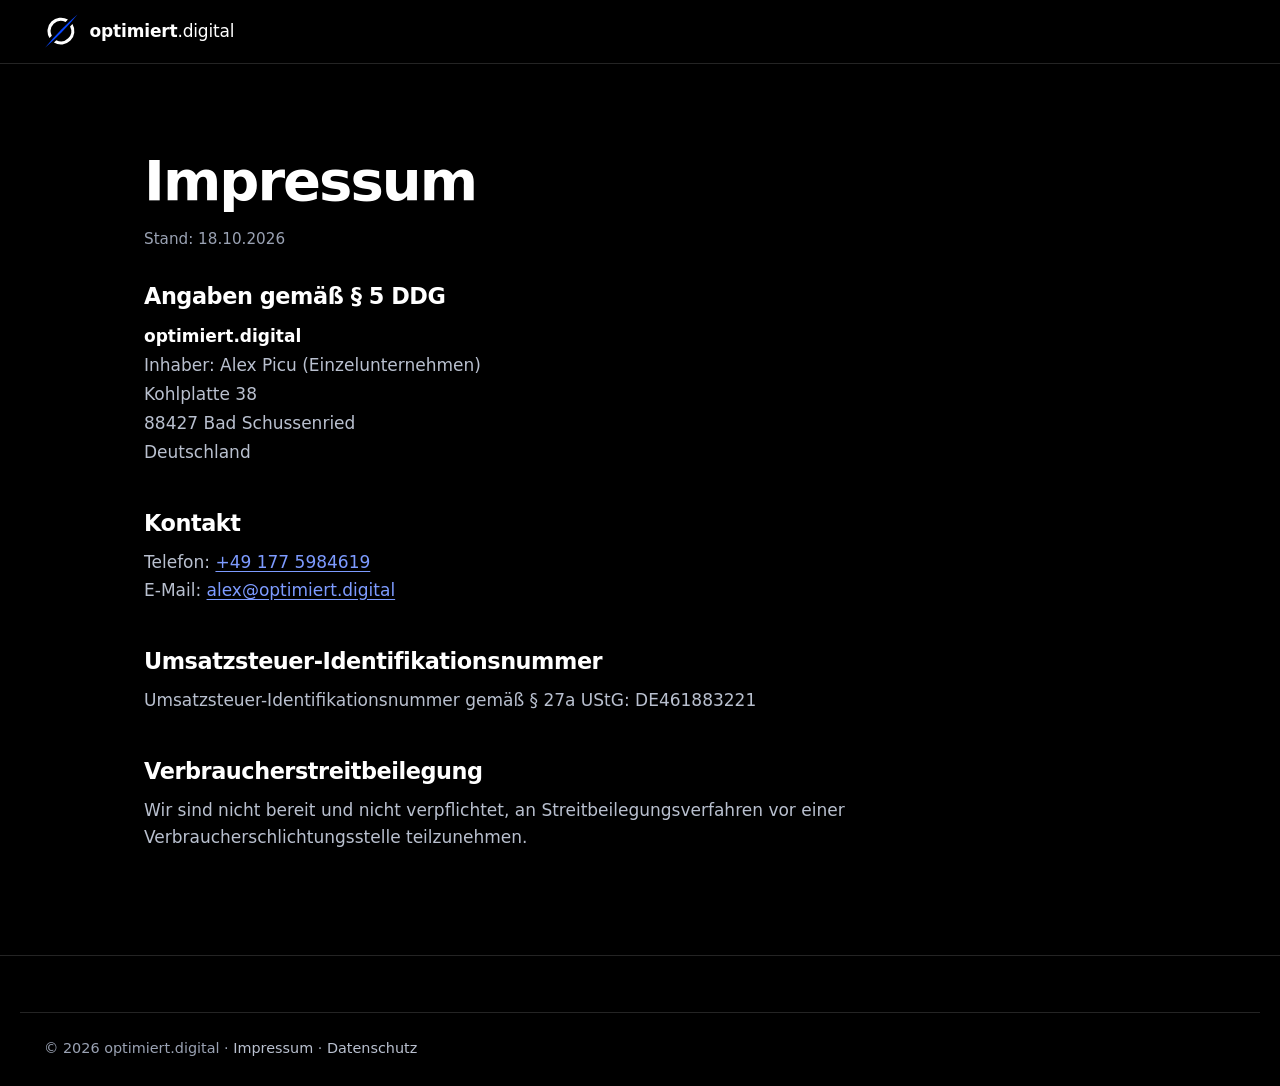
<file: impressum.html>
<!DOCTYPE html>
<html lang="de">
<head>
  <meta charset="utf-8">
  <meta name="viewport" content="width=device-width, initial-scale=1, viewport-fit=cover">
  <title>Impressum – optimiert.digital</title>
  <meta name="description" content="Anbieterkennzeichnung und Kontaktdaten von optimiert.digital, Alex Picu, Bad Schussenried.">
  <link rel="canonical" href="https://optimiert.digital/impressum.html">
  <meta name="theme-color" content="#000000">
  <meta name="color-scheme" content="dark">
  <link rel="icon" href="favicon.svg" type="image/svg+xml">
  <link rel="stylesheet" href="style.css">
</head>
<body>
  <svg width="0" height="0" style="position:absolute" aria-hidden="true" focusable="false">
    <symbol id="logo-mark" viewBox="200 170 900 900">
      <path fill="#fff" d="M826.9 316.6A352 352 0 0 0 343.1 800.4L404.8 738.7A268 268 0 0 1 765.2 378.3Z"/>
      <path fill="#fff" d="M943.9 433.6A352 352 0 0 1 460.1 917.4L521.8 855.7A268 268 0 0 0 882.2 495.3Z"/>
      <path fill="#0a47ff" d="M228 1055Q613 581 1077 186Q692 660 228 1055Z"/>
    </symbol>
  </svg>

  <a class="skip" href="#inhalt">Zum Inhalt springen</a>

  <header class="site-header">
    <div class="wrap bar">
      <a class="brand" href="index.html" aria-label="optimiert.digital, zur Startseite">
        <svg class="logo-mark" aria-hidden="true"><use href="#logo-mark"/></svg>
        <span class="wordmark"><b>optimiert</b>.digital</span>
      </a>
    </div>
  </header>

  <main class="legal" id="inhalt">
    <div class="wrap">
      <h1>Impressum</h1>
      <p class="meta">Stand: 18.10.2026</p>

      <section aria-labelledby="anbieter">
        <h2 id="anbieter">Angaben gemäß § 5 DDG</h2>
        <address>
          <strong>optimiert.digital</strong><br>
          Inhaber: Alex Picu (Einzelunternehmen)<br>
          Kohlplatte 38<br>
          88427 Bad Schussenried<br>
          Deutschland
        </address>
      </section>

      <section aria-labelledby="kontakt">
        <h2 id="kontakt">Kontakt</h2>
        <p>
          Telefon: <a href="tel:+491775984619">+49 177 5984619</a><br>
          E-Mail: <a href="mailto:alex@optimiert.digital">alex@optimiert.digital</a>
        </p>
      </section>

      <section aria-labelledby="ustid">
        <h2 id="ustid">Umsatzsteuer-Identifikationsnummer</h2>
        <p>Umsatzsteuer-Identifikationsnummer gemäß § 27a UStG: DE461883221</p>
      </section>

      <section aria-labelledby="streitbeilegung">
        <h2 id="streitbeilegung">Verbraucherstreitbeilegung</h2>
        <p>Wir sind nicht bereit und nicht verpflichtet, an Streitbeilegungsverfahren vor einer Verbraucherschlichtungsstelle teilzunehmen.</p>
      </section>
    </div>
  </main>

  <footer class="site-footer">
    <div class="wrap copyright">
      © 2026 optimiert.digital · <a href="impressum.html">Impressum</a> · <a href="datenschutz.html">Datenschutz</a>
    </div>
  </footer>
</body>
</html>
</file>
<file: style.css>
/* optimiert.digital – Schwarz, Blau, Weiß (Weiß nur für Text und Linien) */

:root {
  --black: #000;
  --white: #fff;
  --blue: #0a47ff;
  --blue-hover: #2c62ff;
  --blue-soft: #7d9bff;     /* Blau für Text und Icons auf Schwarz */
  --muted: #9aa2b3;
  --muted-light: #b9c0cf;
  --line: rgba(255, 255, 255, .14);
  --line-strong: rgba(255, 255, 255, .28);

  --font: ui-sans-serif, system-ui, -apple-system, "Segoe UI", Roboto, "Helvetica Neue", Arial, sans-serif;
  --maxw: 1240px;
  --header-h: calc(64px + env(safe-area-inset-top, 0px));
  --ease: cubic-bezier(.2, .7, .2, 1);
}

*, *::before, *::after { box-sizing: border-box; }

html {
  scroll-padding-top: calc(var(--header-h) + 16px);
  -webkit-text-size-adjust: 100%;
  -webkit-tap-highlight-color: transparent;
  background: var(--black);
  color-scheme: dark;
}
@media (prefers-reduced-motion: no-preference) {
  html { scroll-behavior: smooth; }
}

body {
  margin: 0;
  font-family: var(--font);
  font-size: 1.0625rem;
  line-height: 1.6;
  color: var(--white);
  background: var(--black);
  -webkit-font-smoothing: antialiased;
  overflow-x: hidden;
}

img, svg { display: block; max-width: 100%; }
a { color: inherit; }
p { margin: 0 0 1rem; }
ul, ol { margin: 0; padding: 0; list-style: none; }

h1, h2, h3 { margin: 0; line-height: 1.05; letter-spacing: -.035em; font-weight: 800; text-wrap: balance; }
h2 { font-size: clamp(1.9rem, 4.6vw, 3.25rem); }
h3 { font-size: 1.3rem; letter-spacing: -.02em; line-height: 1.2; }

:focus-visible {
  outline: 3px solid var(--blue-soft);
  outline-offset: 3px;
}

.wrap {
  width: 100%;
  max-width: var(--maxw);
  margin-inline: auto;
  padding-left: max(1.5rem, env(safe-area-inset-left));
  padding-right: max(1.5rem, env(safe-area-inset-right));
}
@media (max-width: 520px) {
  .wrap {
    padding-left: max(1.15rem, env(safe-area-inset-left));
    padding-right: max(1.15rem, env(safe-area-inset-right));
  }
}

.skip {
  position: absolute;
  left: -999px;
  top: 0;
  background: var(--blue);
  color: var(--white);
  padding: .75rem 1rem;
  z-index: 200;
}
.skip:focus { left: 0; }

/* ---------- Icons ---------- */
.icon {
  width: 1.5rem;
  height: 1.5rem;
  fill: none;
  stroke: currentColor;
  stroke-width: 1.6;
  stroke-linecap: round;
  stroke-linejoin: round;
  flex: none;
}
.ico {
  display: inline-grid;
  place-items: center;
  width: 3rem;
  height: 3rem;
  flex: none;
  color: var(--blue-soft);
  border: 1px solid var(--line-strong);
  border-radius: 2px;
  transition: border-color .25s var(--ease), background-color .25s var(--ease), color .25s var(--ease);
}

/* ---------- Buttons ---------- */
.btn {
  display: inline-flex;
  align-items: center;
  justify-content: center;
  gap: .65rem;
  padding: .9rem 1.6rem;
  border: 1px solid transparent;
  border-radius: 2px;
  font: inherit;
  font-weight: 700;
  line-height: 1.2;
  text-decoration: none;
  text-align: center;
  cursor: pointer;
  transition: background-color .2s var(--ease), border-color .2s var(--ease),
              transform .2s var(--ease), box-shadow .2s var(--ease);
}
.btn .icon { width: 1.25rem; height: 1.25rem; stroke-width: 2; }
.btn-small { padding: .55rem 1.1rem; }
.btn-xl { padding: 1.15rem 1.9rem; font-size: 1.1rem; }
.btn-primary { background: var(--blue); color: var(--white); }
.btn-outline { border-color: var(--line-strong); color: var(--white); background: transparent; }
.btn-wa { background: #25d366; color: #04210f; }

/* ---------- Header ---------- */
.site-header {
  position: sticky;
  top: 0;
  z-index: 100;
  height: var(--header-h);
  padding-top: env(safe-area-inset-top, 0px);
  background: var(--black);
  border-bottom: 1px solid var(--line);
}
.bar {
  display: flex;
  align-items: center;
  justify-content: space-between;
  height: 100%;
}

.brand {
  display: inline-flex;
  align-items: center;
  gap: .7rem;
  text-decoration: none;
  margin: 0;
}
.logo-mark { width: 2.15rem; height: 2.15rem; flex: none; }
.wordmark { font-weight: 400; letter-spacing: -.01em; color: var(--white); }
.wordmark b { font-weight: 800; }

.nav { display: flex; align-items: center; gap: 2rem; }
.nav a:not(.btn) {
  position: relative;
  padding: .35rem 0;
  text-decoration: none;
  font-weight: 500;
  color: var(--muted-light);
  transition: color .2s var(--ease);
}
.nav a:not(.btn)::after {
  content: "";
  position: absolute;
  left: 0; right: 0; bottom: 0;
  height: 2px;
  background: var(--blue);
  transform: scaleX(0);
  transform-origin: left;
  transition: transform .3s var(--ease);
}

.nav a[aria-current="page"] { color: var(--white); }
.nav a[aria-current="page"]::after { transform: scaleX(1); }

/* Mobil gibt es keine Navigation im Header, nur das Logo (Kontakt über die untere Leiste) */
@media (max-width: 860px) {
  .nav { display: none; }
}

/* ---------- Hero ---------- */
.hero { padding-top: clamp(2.5rem, 6vw, 5rem); overflow-x: clip; }

.hero-head {
  display: grid;
  grid-template-columns: 1.15fr .85fr;
  gap: clamp(1.5rem, 5vw, 4rem);
  align-items: end;
}
.hero h1 {
  font-size: clamp(2.3rem, 9vw, 4.5rem);
  line-height: .98;
  letter-spacing: -.05em;
}
.lead {
  max-width: 34rem;
  font-size: clamp(1.05rem, 2.4vw, 1.2rem);
  color: var(--muted-light);
  margin-bottom: 1.5rem;
}
.actions { display: flex; flex-wrap: wrap; gap: .85rem; }

/* Referenzprojekt im Browser-Fenster */
.showcase { position: relative; margin-top: clamp(2rem, 5vw, 3.5rem); }

/* Die blaue Klinge aus dem Logo als wiederkehrendes Motiv */
.blade {
  position: absolute;
  z-index: 0;
  top: -20%;
  right: -4%;
  width: 40%;
  aspect-ratio: 1;
  background: linear-gradient(225deg, var(--blue) 0%, rgba(10, 71, 255, 0) 80%);
  clip-path: polygon(100% 0, 58% 58%, 0 100%, 42% 42%);
  pointer-events: none;
}
.window {
  position: relative;
  z-index: 1;
  overflow: hidden;
  border: 1px solid var(--line-strong);
  border-radius: .9rem;
  background: #0b0b0d;
  box-shadow: 0 40px 100px -40px rgba(10, 71, 255, .55);
}
.window-bar {
  display: flex;
  align-items: center;
  gap: .9rem;
  padding: .65rem .9rem;
  border-bottom: 1px solid var(--line);
  background: #0d0d10;
}
.dots { display: flex; gap: .4rem; flex: none; }
.dots i { width: .7rem; height: .7rem; border-radius: 50%; background: rgba(255, 255, 255, .22); }
.url {
  display: flex;
  align-items: center;
  gap: .5rem;
  flex: 1;
  min-width: 0;
  padding: .4rem .85rem;
  border: 1px solid var(--line);
  border-radius: 999px;
  font-size: .9rem;
  color: var(--muted-light);
  white-space: nowrap;
  overflow: hidden;
  text-overflow: ellipsis;
}
.url .icon { width: .9rem; height: .9rem; stroke-width: 2; color: var(--muted); }
.open {
  display: inline-flex;
  align-items: center;
  gap: .4rem;
  flex: none;
  padding: .45rem .9rem;
  border-radius: 999px;
  background: var(--blue);
  color: var(--white);
  font-size: .9rem;
  font-weight: 700;
  text-decoration: none;
  white-space: nowrap;
  transition: background-color .2s var(--ease), transform .2s var(--ease);
}
.open .icon { width: 1rem; height: 1rem; stroke-width: 2.2; }

.window-body {
  position: relative;
  height: clamp(440px, 74vh, 780px);
  background: #14110f;
  overflow: hidden;
}
.window-body::before {
  content: "Vorschau wird geladen …";
  position: absolute;
  inset: 0;
  display: grid;
  place-items: center;
  color: var(--muted);
  font-size: .95rem;
}
.window-body iframe {
  position: absolute;
  top: 0;
  left: 0;
  width: 100%;
  height: 100%;
  border: 0;
  background: #14110f;
  transform-origin: 0 0;
}

/* Auswahl zwischen den Referenzprojekten */
.ref-tabs { position: relative; z-index: 2; display: flex; flex-wrap: wrap; gap: .5rem; margin-bottom: .9rem; }
.ref-tab {
  padding: .5rem 1.1rem;
  border: 1px solid var(--line-strong);
  border-radius: 999px;
  background: transparent;
  color: var(--muted-light);
  font: inherit;
  font-size: .95rem;
  font-weight: 700;
  cursor: pointer;
  transition: background-color .2s var(--ease), border-color .2s var(--ease), color .2s var(--ease);
}
.ref-tab:is(:hover, :focus-visible, :active) { border-color: var(--blue-soft); color: var(--white); }
.ref-tab[aria-pressed="true"] { background: var(--blue); border-color: var(--blue); color: var(--white); }
@media (max-width: 560px) {
  .ref-tab { flex: 1 1 0; padding-inline: .5rem; }
}

/* Handys: Seite nicht im Fenster "verlieren", erst nach Tippen im Fenster scrollen */
.activate { display: none; }
@media (hover: none) {
  .window-body:not(.is-live) iframe { pointer-events: none; }
  .activate {
    position: absolute;
    inset: 0;
    z-index: 2;
    display: flex;
    align-items: flex-end;
    justify-content: center;
    padding: 0 1rem 1.25rem;
    border: 0;
    background: linear-gradient(transparent 55%, rgba(0, 0, 0, .7));
    color: var(--white);
    font: inherit;
    font-weight: 700;
    cursor: pointer;
  }
  .activate span { padding: .75rem 1.3rem; border-radius: 999px; background: var(--blue); }
  .window-body.is-live .activate { display: none; }
}

.showcase-meta {
  display: flex;
  flex-wrap: wrap;
  align-items: center;
  justify-content: space-between;
  gap: 1rem 2rem;
  margin-top: 1.5rem;
}
.showcase-meta p { max-width: 42rem; margin: 0; color: var(--muted-light); }
.showcase-meta strong { color: var(--white); }

.usp {
  margin-top: clamp(3rem, 7vw, 5.5rem);
  display: grid;
  grid-template-columns: repeat(4, 1fr);
  border-top: 1px solid var(--line);
}
.usp li {
  display: flex;
  flex-direction: column;
  gap: 1.1rem;
  padding: 2rem 1.5rem 2.75rem 0;
}
.usp strong { display: block; font-size: 1.05rem; margin-bottom: .3rem; }
.usp div span { display: block; color: var(--muted); font-size: .975rem; line-height: 1.5; }

@media (min-width: 901px) {
  .hero h1 { font-size: clamp(2.75rem, 5.4vw, 4.5rem); }
}

/* Desktop: Text links, großes Fenster rechts, Vorteile als Reihe darunter */
@media (min-width: 1100px) {
  .hero { padding-top: clamp(2rem, 4.5vh, 3.5rem); overflow-x: clip; }
  .hero-grid {
    display: grid;
    grid-template-columns: minmax(0, .78fr) minmax(0, 1.22fr);
    column-gap: clamp(2.5rem, 5vw, 5rem);
    align-items: center;
  }
  .hero-head { display: block; grid-column: 1; grid-row: 1; }
  .hero h1 { font-size: clamp(2.9rem, 4.5vw, 4.1rem); margin-bottom: 1.75rem; }
  .hero-side .lead { font-size: 1.15rem; max-width: 29rem; }
  .hero-side .actions { margin-top: 2rem; flex-wrap: nowrap; gap: .7rem; }
  .hero-side .actions .btn { padding: .95rem 1rem; font-size: 1rem; white-space: nowrap; }

  .showcase { grid-column: 2; grid-row: 1; margin-top: 0; }
  .window-body { height: clamp(420px, calc(100vh - 365px), 650px); }
  .window { border-radius: 1rem; box-shadow: 0 50px 120px -50px rgba(10, 71, 255, .7), 0 0 0 1px rgba(255, 255, 255, .04); }
  .blade { top: -3%; right: -5%; width: 42%; }

  /* Der Öffnen-Button sitzt schon in der Fensterleiste */
  .showcase-meta { margin-top: 1.1rem; }
  .showcase-meta .btn { display: none; }
  .showcase-meta p { font-size: .95rem; max-width: none; }

  .usp { grid-column: 1 / -1; grid-row: 2; margin-top: clamp(1.5rem, 4vh, 3rem); }
  .usp li { flex-direction: row; align-items: flex-start; gap: 1rem; padding: 1.75rem 1.5rem 2rem 0; }
  .usp .ico { width: 2.75rem; height: 2.75rem; }
}

@media (max-width: 900px) {
  .hero-head { grid-template-columns: 1fr; align-items: start; }
  .blade { top: -12%; right: -3%; width: 46%; }
  .usp { grid-template-columns: repeat(2, 1fr); }
  .usp li { padding-right: 1.25rem; }
}
@media (max-width: 560px) {
  .actions .btn { flex: 1 1 100%; padding-block: 1.05rem; }
  .dots { display: none; }
  .url { padding-inline: .7rem; font-size: .85rem; }
  .url .icon { display: none; }
  .window-body { height: clamp(420px, 68vh, 600px); }
  .showcase-meta .btn { width: 100%; padding-block: 1.05rem; }
  .usp { grid-template-columns: 1fr; margin-top: 2.5rem; }
  .usp li {
    flex-direction: row;
    align-items: flex-start;
    gap: 1rem;
    padding: 1.35rem 0;
    border-bottom: 1px solid var(--line);
  }
  .usp li:last-child { border-bottom: 0; padding-bottom: 0; }
  .usp .ico { width: 2.75rem; height: 2.75rem; }
}

/* Einmaliger Einstieg beim Laden der Seite */
@media (prefers-reduced-motion: no-preference) {
  .hero-head > * { animation: rise .7s var(--ease) both; }
  .hero-head > :nth-child(2) { animation-delay: .1s; }
  .showcase { animation: rise .8s var(--ease) .2s both; }
  .blade { animation: slice 1s var(--ease) .5s both; }
}
@keyframes rise {
  from { opacity: 0; transform: translateY(18px); }
  to   { opacity: 1; transform: none; }
}
@keyframes slice {
  from { opacity: 0; transform: translate(12%, -12%); }
  to   { opacity: 1; transform: none; }
}

/* ---------- Sektionen ---------- */
.section { padding-block: clamp(3.5rem, 8vw, 6.5rem); }
.section + .section { border-top: 1px solid var(--line); }
.hero + .section { margin-top: clamp(1rem, 3vw, 2rem); border-top: 1px solid var(--line); }

.section-head { max-width: 44rem; margin-bottom: clamp(2.25rem, 5vw, 4rem); }
.section-head h2 { margin-bottom: 1.1rem; }

.split {
  display: grid;
  grid-template-columns: 1fr 1fr;
  gap: clamp(2.25rem, 6vw, 5rem);
  align-items: start;
}
@media (max-width: 860px) {
  .split { grid-template-columns: 1fr; }
}

.sub { font-size: 1.2rem; font-weight: 700; margin: 1.25rem 0 .75rem; }
.body-lg { max-width: 36rem; font-size: clamp(1.05rem, 2.3vw, 1.15rem); color: var(--muted-light); }
.split h2 { margin-bottom: 1.25rem; }

/* Ansatz */
.principles li {
  display: flex;
  gap: 1.25rem;
  padding: 1.6rem 0;
  border-top: 1px solid var(--line);
  transition: border-color .3s var(--ease);
}
.principles li:last-child { border-bottom: 1px solid var(--line); }
.principles h3 { margin-bottom: .35rem; }
.principles p { margin: 0; color: var(--muted); }

/* ---------- Leistungen: Kernangebot + Erweiterungen ---------- */
.section-head-wide { max-width: none; }
.section-head-wide h2 { font-size: clamp(2.1rem, 5vw, 3.9rem); line-height: 1.02; letter-spacing: -.045em; }
.grad {
  background: linear-gradient(90deg, #1e5bff, #6aa8ff);
  -webkit-background-clip: text;
  background-clip: text;
  -webkit-text-fill-color: transparent;
  color: var(--blue);
}

.price {
  margin-bottom: 1.5rem;
  font-size: clamp(2.4rem, 3.4vw, 3rem);
  font-weight: 800;
  letter-spacing: -.04em;
  line-height: 1;
}
.price span { display: block; margin-top: .5rem; font-size: 1rem; font-weight: 500; letter-spacing: 0; line-height: 1.35; color: var(--muted-light); }
.price-note { margin: 2rem 0 0; color: var(--muted); font-size: .9rem; }

.checks { margin: 0 0 2rem; }
.checks li {
  display: flex;
  gap: .7rem;
  align-items: flex-start;
  padding: .7rem 0;
  font-size: 1rem;
  line-height: 1.4;
}
.checks .icon { width: 1.15rem; height: 1.15rem; margin-top: .15rem; color: var(--blue-soft); stroke-width: 2.4; }

/* Kernangebot-Karte */
.offer { display: grid; gap: clamp(2.5rem, 5vw, 3.5rem); }
.core {
  position: relative;
  display: flex;
  flex-direction: column;
  max-width: 34rem;
  padding: 4.1rem 1.9rem 1.9rem;
  border: 1.5px solid var(--blue);
  border-radius: 1.4rem;
  background: linear-gradient(170deg, rgba(10, 71, 255, .16), rgba(10, 71, 255, .03) 45%, rgba(0, 0, 0, 0) 80%);
  box-shadow: 0 0 0 1px rgba(10, 71, 255, .35), 0 0 46px -8px rgba(10, 71, 255, .65), inset 0 0 50px rgba(10, 71, 255, .08);
  transition: transform .3s var(--ease), box-shadow .3s var(--ease);
}
.core-flag {
  position: absolute;
  top: 1.5rem;
  left: 1.9rem;
  padding: .4rem .95rem;
  border-radius: 999px;
  background: var(--blue);
  color: var(--white);
  font-size: .72rem;
  font-weight: 800;
  letter-spacing: .1em;
  text-transform: uppercase;
}
.core-head { display: flex; align-items: center; gap: 1.1rem; margin-bottom: 1.5rem; }
.core h3 { font-size: 1.15rem; letter-spacing: .16em; }
.core .btn { margin-top: auto; width: 100%; padding-inline: 1rem; }

.mod-ico {
  display: grid;
  place-items: center;
  width: 2.75rem;
  height: 2.75rem;
  flex: none;
  border: 1px solid rgba(10, 71, 255, .75);
  border-radius: .7rem;
  background: rgba(10, 71, 255, .1);
  color: var(--white);
}
.mod-ico .icon { width: 1.4rem; height: 1.4rem; stroke-width: 1.7; }
.mod-ico-lg { width: 3.6rem; height: 3.6rem; border-radius: .9rem; }
.mod-ico-lg .icon { width: 1.8rem; height: 1.8rem; }

/* Kostenloses Hosting: schräger Aufkleber an der Ecke */
.hosting-badge {
  position: absolute;
  z-index: 2;
  top: -1.9rem;
  right: 1rem;
  display: flex;
  align-items: center;
  gap: .8rem;
  padding: .8rem 1.05rem;
  border: 1.5px solid var(--blue);
  border-radius: .9rem;
  background: #03061c;
  box-shadow: 0 0 26px -2px rgba(10, 71, 255, .8), inset 0 0 18px rgba(10, 71, 255, .18);
  transform: rotate(-7deg);
  transform-origin: center;
}
.hosting-badge .icon { width: 2.1rem; height: 2.1rem; stroke-width: 1.5; color: var(--white); }
.hosting-badge span { display: block; line-height: 1.15; }
.hosting-badge strong { display: block; max-width: 7.2rem; font-size: 1.1rem; font-weight: 800; letter-spacing: -.02em; }
.hosting-badge em { display: block; margin-top: .3rem; font-style: normal; font-size: .85rem; color: var(--blue-soft); }

/* Erweiterungen als ansteigende Treppe mit Verlaufslinie (Linie wird per Skript gezeichnet) */
.modules-wrap { align-self: end; min-width: 0; }
.modules { position: relative; padding-top: 2.75rem; }
.modules-line {
  position: absolute;
  left: 0;
  top: 0;
  width: 100%;
  height: 100%;
  overflow: visible;
  filter: drop-shadow(0 0 5px rgba(10, 71, 255, .9));
  pointer-events: none;
}
.module-list {
  --step: 4.5rem;
  position: relative;
  display: grid;
  grid-template-columns: repeat(4, minmax(0, 1fr));
  gap: .8rem;
  align-items: end;
}
.module {
  position: relative;
  height: 11rem;
  margin-bottom: calc(var(--i) * var(--step));
  display: flex;
  flex-direction: column;
  justify-content: space-between;
  gap: .6rem;
  padding: .95rem;
  border: 1px solid rgba(10, 71, 255, .6);
  border-radius: .95rem;
  background: linear-gradient(165deg, rgba(10, 71, 255, .16), rgba(10, 71, 255, .03) 70%);
  transition: transform .3s var(--ease), border-color .3s var(--ease), box-shadow .3s var(--ease);
}
/* Verbindung zur Linie: Stift + Punkt über jeder Karte */
.module-dot {
  position: absolute;
  z-index: 1;
  left: calc(50% - .4rem);
  top: -1.65rem;
  width: .8rem;
  height: .8rem;
  border-radius: 50%;
  background: var(--white);
  box-shadow: 0 0 0 3px var(--blue), 0 0 14px 2px rgba(10, 71, 255, .95);
}
.module::after {
  content: "";
  position: absolute;
  left: 50%;
  top: -1.25rem;
  height: 1.25rem;
  width: 1px;
  background: rgba(10, 71, 255, .75);
}
.module h3 { font-size: .85rem; letter-spacing: .035em; text-transform: uppercase; margin-bottom: .25rem; overflow-wrap: anywhere; }
.module p { margin: 0; font-size: .88rem; line-height: 1.35; color: var(--muted-light); }

/* Ablauf unter dem Angebot */
.flow {
  display: grid;
  grid-template-columns: repeat(3, 1fr);
  gap: 2rem clamp(1.5rem, 3vw, 3rem);
  margin-top: clamp(2.5rem, 5vw, 4rem);
  padding-top: 2.25rem;
  border-top: 1px solid rgba(10, 71, 255, .55);
  box-shadow: 0 -12px 30px -22px rgba(10, 71, 255, .9);
}
.flow li { display: flex; align-items: center; gap: 1.1rem; }
.flow li:not(:last-child)::after {
  content: "";
  flex: 1;
  height: 1px;
  min-width: 1.5rem;
  background: var(--line-strong);
}
.flow-ico {
  display: grid;
  place-items: center;
  width: 3.75rem;
  height: 3.75rem;
  flex: none;
  border: 1.5px solid rgba(10, 71, 255, .8);
  border-radius: 50%;
  color: var(--white);
  transition: background-color .3s var(--ease), box-shadow .3s var(--ease);
}
.flow-ico .icon { width: 1.6rem; height: 1.6rem; stroke-width: 1.6; }
.flow strong { display: block; font-size: 1.1rem; }
.flow div span { display: block; color: var(--muted-light); font-size: .95rem; line-height: 1.4; }

/* Breit: Karte links, Treppe rechts */
@media (min-width: 1200px) {
  .offer { grid-template-columns: 22rem minmax(0, 1fr); align-items: end; }
  .core { max-width: none; }
  .hosting-badge { right: -2.25rem; }
}
/* Schmaler als 1200: Karte (quer) oben, Treppe darunter */
@media (max-width: 1199px) {
  .modules-wrap { margin-top: .5rem; }
}
@media (min-width: 901px) and (max-width: 1199px) {
  .core {
    max-width: none;
    display: grid;
    grid-template-columns: minmax(0, 1fr) minmax(0, 1fr);
    column-gap: clamp(2rem, 6vw, 4rem);
    align-items: center;
  }
  .core-head { grid-column: 1; grid-row: 1; margin-bottom: 1rem; align-self: end; }
  .core .price { grid-column: 1; grid-row: 2; margin-bottom: 0; align-self: start; }
  .core .checks { grid-column: 2; grid-row: 1 / span 2; margin-bottom: 0; }
  .core .btn { grid-column: 1 / -1; grid-row: 3; margin-top: 1.75rem; }
}
@media (max-width: 900px) {
  .core { max-width: none; }
  .modules { padding-top: 0; }
  .modules-line, .module-dot, .module::after { display: none; }
  .module-list { grid-template-columns: 1fr 1fr; align-items: stretch; }
  .module { height: auto; min-height: 8.75rem; margin-bottom: 0; }
  .flow { grid-template-columns: 1fr; gap: 1.5rem; }
  .flow li:not(:last-child)::after { display: none; }
}
@media (max-width: 560px) {
  .core { padding: 4.1rem 1.4rem 1.5rem; }
  .core-flag { left: 1.4rem; }
  .hosting-badge { top: -1.4rem; right: -.35rem; padding: .65rem .85rem; }
  .hosting-badge .icon { width: 1.8rem; height: 1.8rem; }
  .hosting-badge strong { font-size: 1rem; max-width: 6.2rem; }
  .core .btn { padding-block: 1.05rem; }

  /* Handy: Erweiterungen als Zeitleiste mit Linie links */
  .module-list { grid-template-columns: 1fr; gap: .9rem; padding-left: 1.9rem; }
  .module-list::before {
    content: "";
    position: absolute;
    left: .35rem;
    top: 1rem;
    bottom: 1rem;
    width: 1.5px;
    background: linear-gradient(var(--blue), rgba(10, 71, 255, .2));
    box-shadow: 0 0 10px rgba(10, 71, 255, .9);
  }
  .module { flex-direction: row; align-items: center; justify-content: flex-start; gap: 1rem; min-height: 0; }
  .module-dot, .module::after { display: block; }
  .module-dot { left: -1.9rem; top: calc(50% - .4rem); }
  .module::after { left: -1.5rem; top: 50%; width: 1.5rem; height: 1px; }
}

/* ---------- Prozess ---------- */
.process {
  display: grid;
  grid-template-columns: repeat(4, 1fr);
  gap: 2rem;
}
.process li {
  padding-top: 1.5rem;
  border-top: 1px solid var(--line-strong);
  transition: border-color .3s var(--ease);
}
.process .ico { margin-bottom: 1.25rem; }
.process h3 { margin-bottom: .5rem; }
.process p { margin: 0; color: var(--muted); }

@media (max-width: 960px) { .process { grid-template-columns: repeat(2, 1fr); } }
@media (max-width: 560px) {
  .process { grid-template-columns: 1fr; gap: 0; }
  .process li {
    display: grid;
    grid-template-columns: auto 1fr;
    column-gap: 1rem;
    padding: 1.4rem 0;
  }
  .process .ico { grid-row: 1 / span 2; margin: 0; width: 2.75rem; height: 2.75rem; }
  .process h3 { align-self: end; margin-bottom: .25rem; }
  .process li:last-child { border-bottom: 1px solid var(--line-strong); }
}

/* ---------- Über uns ---------- */
.eyebrow {
  margin: 0 0 1.25rem;
  font-size: .8rem;
  font-weight: 700;
  letter-spacing: .14em;
  text-transform: uppercase;
  color: var(--blue);
}
.about-head {
  display: grid;
  grid-template-columns: 1.2fr .8fr;
  gap: clamp(1.5rem, 5vw, 4rem);
  align-items: end;
  margin-bottom: clamp(2.25rem, 5vw, 4rem);
}
.about-title {
  font-size: clamp(2.6rem, 8vw, 6rem);
  line-height: .95;
  letter-spacing: -.055em;
}
.about-title span { color: var(--blue); }
.about-text .body-lg { color: var(--muted); }
.about-text .body-lg:last-child { margin-bottom: 0; }

.about-cards {
  display: grid;
  grid-template-columns: 1fr 1fr;
  gap: 1.25rem;
}
.card {
  position: relative;
  display: flex;
  flex-direction: column;
  gap: clamp(2rem, 6vw, 4.5rem);
  padding: clamp(1.5rem, 3vw, 3rem);
  border: 1px solid var(--line);
  border-radius: 1.5rem;
  background: linear-gradient(160deg, rgba(255, 255, 255, .035), rgba(255, 255, 255, 0) 55%);
  transition: border-color .3s var(--ease), transform .3s var(--ease), box-shadow .3s var(--ease);
}
.card h3 { font-size: clamp(1.8rem, 3.4vw, 2.4rem); letter-spacing: -.04em; margin-bottom: .9rem; }
.card-body p:last-child { margin-bottom: 0; }
.card .card-body > p:not(.eyebrow):not(.card-strong) { color: var(--muted); }
.card .eyebrow { margin-bottom: .9rem; font-size: .75rem; }
.card-strong { font-weight: 700; margin-bottom: .75rem; }

.ico-box {
  display: grid;
  place-items: center;
  width: 4.25rem;
  height: 4.25rem;
  flex: none;
  border: 1px solid var(--line);
  border-radius: 1.1rem;
  background: rgba(255, 255, 255, .03);
}
.ico-box .logo-mark { width: 2.4rem; height: 2.4rem; }
.ico-box img { width: 2.25rem; height: 2.25rem; object-fit: contain; }
.ico-box img ~ .icon-fallback { display: none; }
.ico-box .icon-fallback { width: 2rem; height: 2rem; }

/* Shopify-Karte mit grünem Akzent wie im Entwurf */
.card-shopify {
  --shop: #a4d65e;
  border-color: rgba(164, 214, 94, .22);
  background: linear-gradient(200deg, rgba(164, 214, 94, .09), rgba(164, 214, 94, 0) 45%);
}
.card-shopify .eyebrow { color: var(--shop); }
.card-shopify .ico-box { border-color: rgba(164, 214, 94, .28); color: var(--shop); }
.badge {
  position: absolute;
  top: clamp(1.5rem, 3vw, 3rem);
  right: clamp(1.5rem, 3vw, 3rem);
  padding: .5rem 1rem;
  border: 1px solid rgba(164, 214, 94, .35);
  border-radius: .6rem;
  background: rgba(164, 214, 94, .07);
  color: var(--shop);
  font-size: .72rem;
  font-weight: 700;
  letter-spacing: .12em;
  text-transform: uppercase;
}
.grid-checks {
  display: grid;
  grid-template-columns: 1fr 1fr;
  margin-top: 1.75rem;
  border: 1px solid var(--line);
  border-radius: .25rem;
}
.grid-checks li {
  display: flex;
  align-items: center;
  gap: .65rem;
  padding: 1.05rem 1.1rem;
  font-size: .95rem;
  line-height: 1.35;
  border-bottom: 1px solid var(--line);
}
.grid-checks li:nth-child(odd) { border-right: 1px solid var(--line); }
.grid-checks li:nth-last-child(-n + 2) { border-bottom: 0; }
.grid-checks .icon { width: 1.1rem; height: 1.1rem; color: var(--shop); stroke-width: 2.4; }

@media (max-width: 900px) {
  .about-head { grid-template-columns: 1fr; align-items: start; }
  .about-cards { grid-template-columns: 1fr; }
  .card { gap: 2.25rem; }
}
@media (max-width: 480px) {
  .grid-checks { grid-template-columns: 1fr; }
  .grid-checks li:nth-child(odd) { border-right: 0; }
  .grid-checks li:nth-last-child(2) { border-bottom: 1px solid var(--line); }
}

/* ---------- Kontakt: CTA ---------- */
.cta {
  position: relative;
  overflow: hidden;
  display: grid;
  grid-template-columns: 1.1fr .9fr;
  gap: clamp(2rem, 5vw, 4rem);
  align-items: center;
  padding: clamp(2rem, 6vw, 4.5rem);
  border: 1px solid var(--blue);
  border-radius: 2px;
  background: linear-gradient(135deg, rgba(10, 71, 255, .3) 0%, rgba(10, 71, 255, .06) 45%, rgba(0, 0, 0, 0) 75%);
  transition: box-shadow .4s var(--ease);
}
.cta-blade {
  position: absolute;
  right: -6%;
  bottom: -30%;
  width: 55%;
  aspect-ratio: 1;
  background: linear-gradient(225deg, rgba(10, 71, 255, .55) 0%, rgba(10, 71, 255, 0) 70%);
  clip-path: polygon(100% 0, 58% 58%, 0 100%, 42% 42%);
  pointer-events: none;
}
.cta-copy, .cta-actions { position: relative; z-index: 1; }
.cta h2 { font-size: clamp(2.1rem, 5.5vw, 3.75rem); margin-bottom: 1.25rem; }
.cta .body-lg { color: var(--white); opacity: .85; margin-bottom: 0; }

.cta-actions { display: grid; gap: .9rem; }

@media (max-width: 860px) {
  .cta { grid-template-columns: 1fr; }
  .cta-blade { width: 80%; bottom: -25%; }
}

/* ---------- Footer ---------- */
.site-footer {
  background: var(--black);
  border-top: 1px solid var(--line);
  padding-top: 3.5rem;
}
.footer-grid {
  display: grid;
  grid-template-columns: 2fr 1fr 1fr;
  gap: 2.25rem 2rem;
  padding-bottom: 3rem;
}
.brand-footer { margin-bottom: 1rem; }
.muted-light { color: var(--muted-light); }
.footer-title { font-size: 1rem; letter-spacing: 0; margin-bottom: .85rem; }
.site-footer li { margin-bottom: .45rem; }
.site-footer a:not(.brand) {
  display: inline-block;
  padding-bottom: .15rem;
  color: var(--muted-light);
  text-decoration: none;
  background: linear-gradient(var(--blue), var(--blue)) left bottom / 0 2px no-repeat;
  transition: color .2s var(--ease), background-size .3s var(--ease);
}
.copyright {
  padding-top: 1.5rem;
  padding-bottom: calc(1.5rem + env(safe-area-inset-bottom, 0px));
  border-top: 1px solid var(--line);
  color: var(--muted);
  font-size: .9rem;
}
@media (max-width: 700px) {
  .footer-grid { grid-template-columns: 1fr 1fr; }
  .footer-grid > div:first-child { grid-column: 1 / -1; }
  .copyright { padding-bottom: calc(6rem + env(safe-area-inset-bottom, 0px)); }
}

/* ---------- Schnellzugriff am Handy ---------- */
.dock { display: none; }
@media (max-width: 860px) {
  .dock {
    position: fixed;
    left: 0;
    right: 0;
    bottom: 0;
    z-index: 80;
    display: grid;
    grid-template-columns: 1fr 1fr;
    gap: .6rem;
    padding: .7rem max(1.15rem, env(safe-area-inset-right)) calc(.7rem + env(safe-area-inset-bottom, 0px)) max(1.15rem, env(safe-area-inset-left));
    background: rgba(0, 0, 0, .94);
    border-top: 1px solid var(--line);
    -webkit-backdrop-filter: blur(8px);
    backdrop-filter: blur(8px);
    transform: translateY(110%);
    transition: transform .35s var(--ease);
  }
  .dock.show { transform: none; }
  .dock .btn { padding: .95rem 1rem; }
}

/* ---------- Rechtsseiten (Impressum, Datenschutz) ---------- */
.legal { padding-block: clamp(2.5rem, 7vw, 5.5rem); }
.legal .wrap { max-width: 1040px; }
.legal p, .legal ul, .legal address, .legal .box { max-width: 46rem; }
.legal h1 { font-size: clamp(1.7rem, 7vw, 3.5rem); margin-bottom: 2rem; overflow-wrap: anywhere; }
.legal h2 { font-size: 1.4rem; letter-spacing: -.02em; line-height: 1.2; margin: 2.75rem 0 .75rem; }
.legal h3 { font-size: 1.1rem; letter-spacing: -.01em; margin: 1.75rem 0 .5rem; }
.legal p, .legal li { color: var(--muted-light); overflow-wrap: anywhere; }
.legal ul { list-style: disc; padding-left: 1.25rem; margin: 0 0 1rem; }
.legal li { margin-bottom: .25rem; }
.legal a { color: var(--blue-soft); text-underline-offset: 3px; }
.legal .caps { text-transform: none; font-size: .95rem; }
.legal .meta { margin: -1rem 0 2rem; color: var(--muted); font-size: .95rem; }
.legal address { margin: 0 0 1rem; font-style: normal; color: var(--muted-light); line-height: 1.7; overflow-wrap: anywhere; }
.legal address strong, .legal li strong { color: var(--white); }
.legal section:first-of-type h2 { margin-top: 2rem; }

/* Überblickstabelle (Datenschutz): am Handy als Karten */
.table-wrap { margin: 0 0 1rem; border: 1px solid var(--line); border-radius: 2px; overflow-x: auto; }
.legal table { width: 100%; table-layout: fixed; border-collapse: collapse; font-size: .88rem; line-height: 1.45; }
.legal th, .legal td { overflow-wrap: break-word; hyphens: auto; }
.legal thead th:nth-child(1) { width: 19%; }
.legal thead th:nth-child(2) { width: 24%; }
.legal thead th:nth-child(3) { width: 19%; }
.legal thead th:nth-child(4) { width: 18%; }
.legal thead th:nth-child(5) { width: 20%; }
.legal caption { padding: .85rem 1rem; text-align: left; color: var(--muted); font-size: .88rem; border-bottom: 1px solid var(--line); }
.legal th, .legal td { padding: .8rem .85rem; text-align: left; vertical-align: top; border-bottom: 1px solid var(--line); color: var(--muted-light); }
.legal thead th { color: var(--white); font-size: .72rem; letter-spacing: .03em; text-transform: uppercase; }
.legal tbody th { color: var(--white); font-weight: 700; }
.legal tbody tr:last-child > * { border-bottom: 0; }
@media (max-width: 760px) {
  .legal thead { display: block; position: absolute; width: 1px; height: 1px; overflow: hidden; clip-path: inset(50%); white-space: nowrap; }
  .legal table, .legal caption, .legal tbody, .legal tr, .legal th, .legal td { display: block; }
  .legal tbody tr { padding: .5rem 0; border-bottom: 1px solid var(--line-strong); }
  .legal tbody tr:last-child { border-bottom: 0; }
  .legal th, .legal td { padding: .4rem 1rem; border-bottom: 0; }
  .legal td::before { content: attr(data-label); display: block; color: var(--muted); font-size: .75rem; letter-spacing: .06em; text-transform: uppercase; }
  .legal tbody th { font-size: 1.05rem; padding-top: .6rem; }
}

.box { margin: 1.5rem 0; padding: 1.25rem 1.5rem; border: 1px solid var(--blue); border-radius: 2px; background: rgba(10, 71, 255, .1); }
.box h3 { margin-top: 0; }
.box p:last-child { margin-bottom: 0; }

/* Offene Punkte, die noch bestätigt werden müssen */
mark.todo { padding: .05em .35em; border-radius: 2px; background: #ffd84d; color: #000; font-weight: 600; }

/* ---------- Hover, Fingertipp und Fokus ---------- */
/* Gilt am Desktop per Maus und am Handy per Tippen (:active)
   sowie für das Element, das auf dem Handy gerade mittig im Bild steht (.is-active, per JS). */

.btn-primary:is(:hover, :focus-visible, :active) {
  background: var(--blue-hover);
  transform: translateY(-2px);
  box-shadow: 0 10px 30px -10px rgba(10, 71, 255, .8);
}
.btn-outline:is(:hover, :focus-visible, :active) {
  border-color: var(--blue-soft);
  background: rgba(10, 71, 255, .18);
  transform: translateY(-2px);
}
.btn-wa:is(:hover, :focus-visible, :active) {
  background: #3ee37c;
  transform: translateY(-2px);
  box-shadow: 0 10px 30px -10px rgba(37, 211, 102, .7);
}
.btn:active { transform: translateY(0) scale(.985); }

.nav a:not(.btn):is(:hover, :focus-visible) { color: var(--white); }
.nav a:not(.btn):is(:hover, :focus-visible)::after { transform: scaleX(1); }

.open:is(:hover, :focus-visible, :active) { background: var(--blue-hover); transform: translateY(-1px); }

.usp li:is(:hover, :active, .is-active) .ico,
.principles li:is(:hover, :active, .is-active) .ico,
.process li:is(:hover, :active, .is-active) .ico {
  color: var(--white);
  border-color: var(--blue);
  background: var(--blue);
}
.principles li:is(:hover, :active, .is-active),
.process li:is(:hover, :active, .is-active) { border-top-color: var(--blue); }

.core:is(:hover, :active, .is-active) {
  transform: translateY(-4px);
  box-shadow: 0 0 0 1px rgba(10, 71, 255, .6), 0 0 64px -6px rgba(10, 71, 255, .9), inset 0 0 50px rgba(10, 71, 255, .12);
}
.module:is(:hover, :active, .is-active) {
  transform: translateY(-5px);
  border-color: var(--blue-soft);
  box-shadow: 0 18px 44px -18px rgba(10, 71, 255, .9);
}
.module:is(:hover, :active, .is-active) .mod-ico { background: var(--blue); border-color: var(--blue); }
.flow li:is(:hover, :active, .is-active) .flow-ico { background: var(--blue); box-shadow: 0 0 24px rgba(10, 71, 255, .8); }

.card:is(:hover, :active, .is-active) {
  border-color: var(--blue);
  transform: translateY(-4px);
  box-shadow: 0 24px 60px -24px rgba(10, 71, 255, .7);
}
.card-shopify:is(:hover, :active, .is-active) {
  border-color: var(--shop);
  box-shadow: 0 24px 60px -24px rgba(164, 214, 94, .45);
}

.cta:is(:hover, .is-active) { box-shadow: 0 30px 80px -30px rgba(10, 71, 255, .8); }

.site-footer a:not(.brand):is(:hover, :focus-visible, :active) { color: var(--white); background-size: 100% 2px; }
.legal a:is(:hover, :active) { color: var(--white); }

@media (prefers-reduced-motion: reduce) {
  *, *::before, *::after { transition: none !important; animation: none !important; }
  .core, .module, .card, .btn, .open { transform: none !important; }
}
</file>
